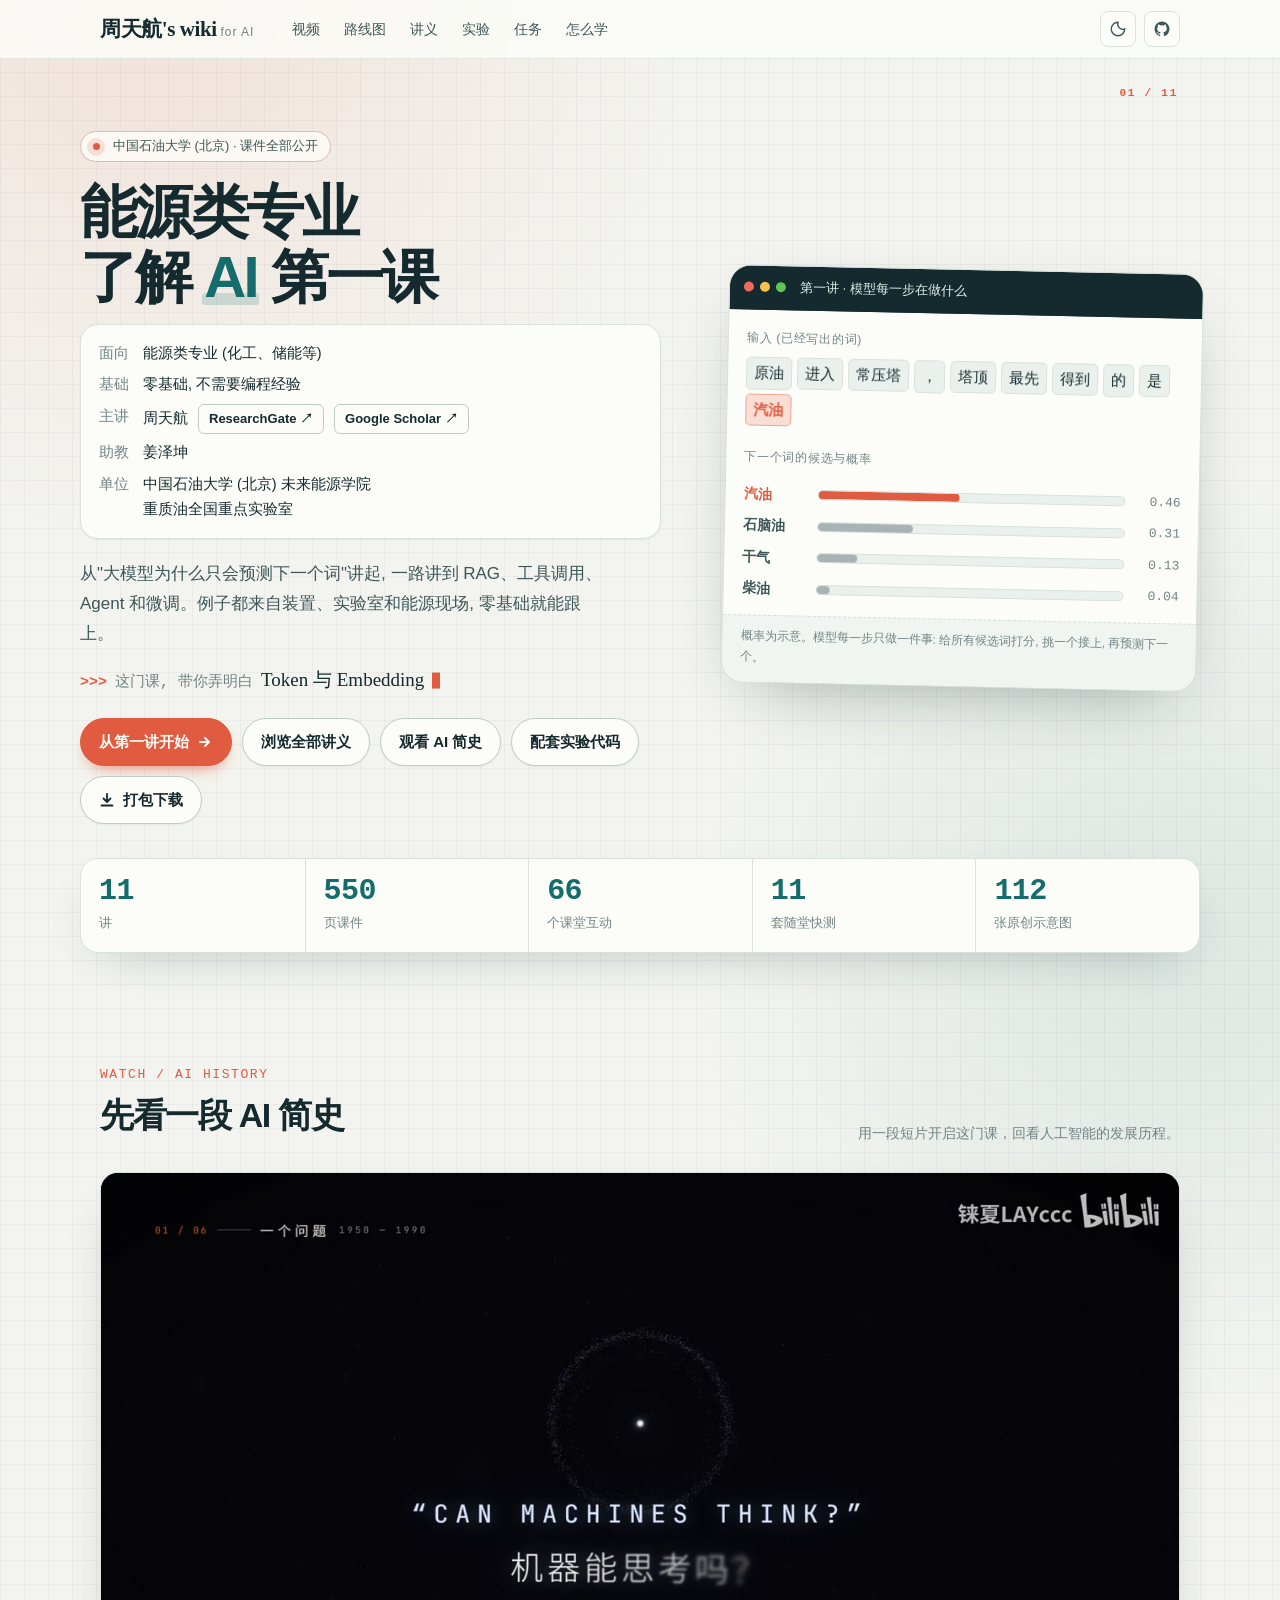
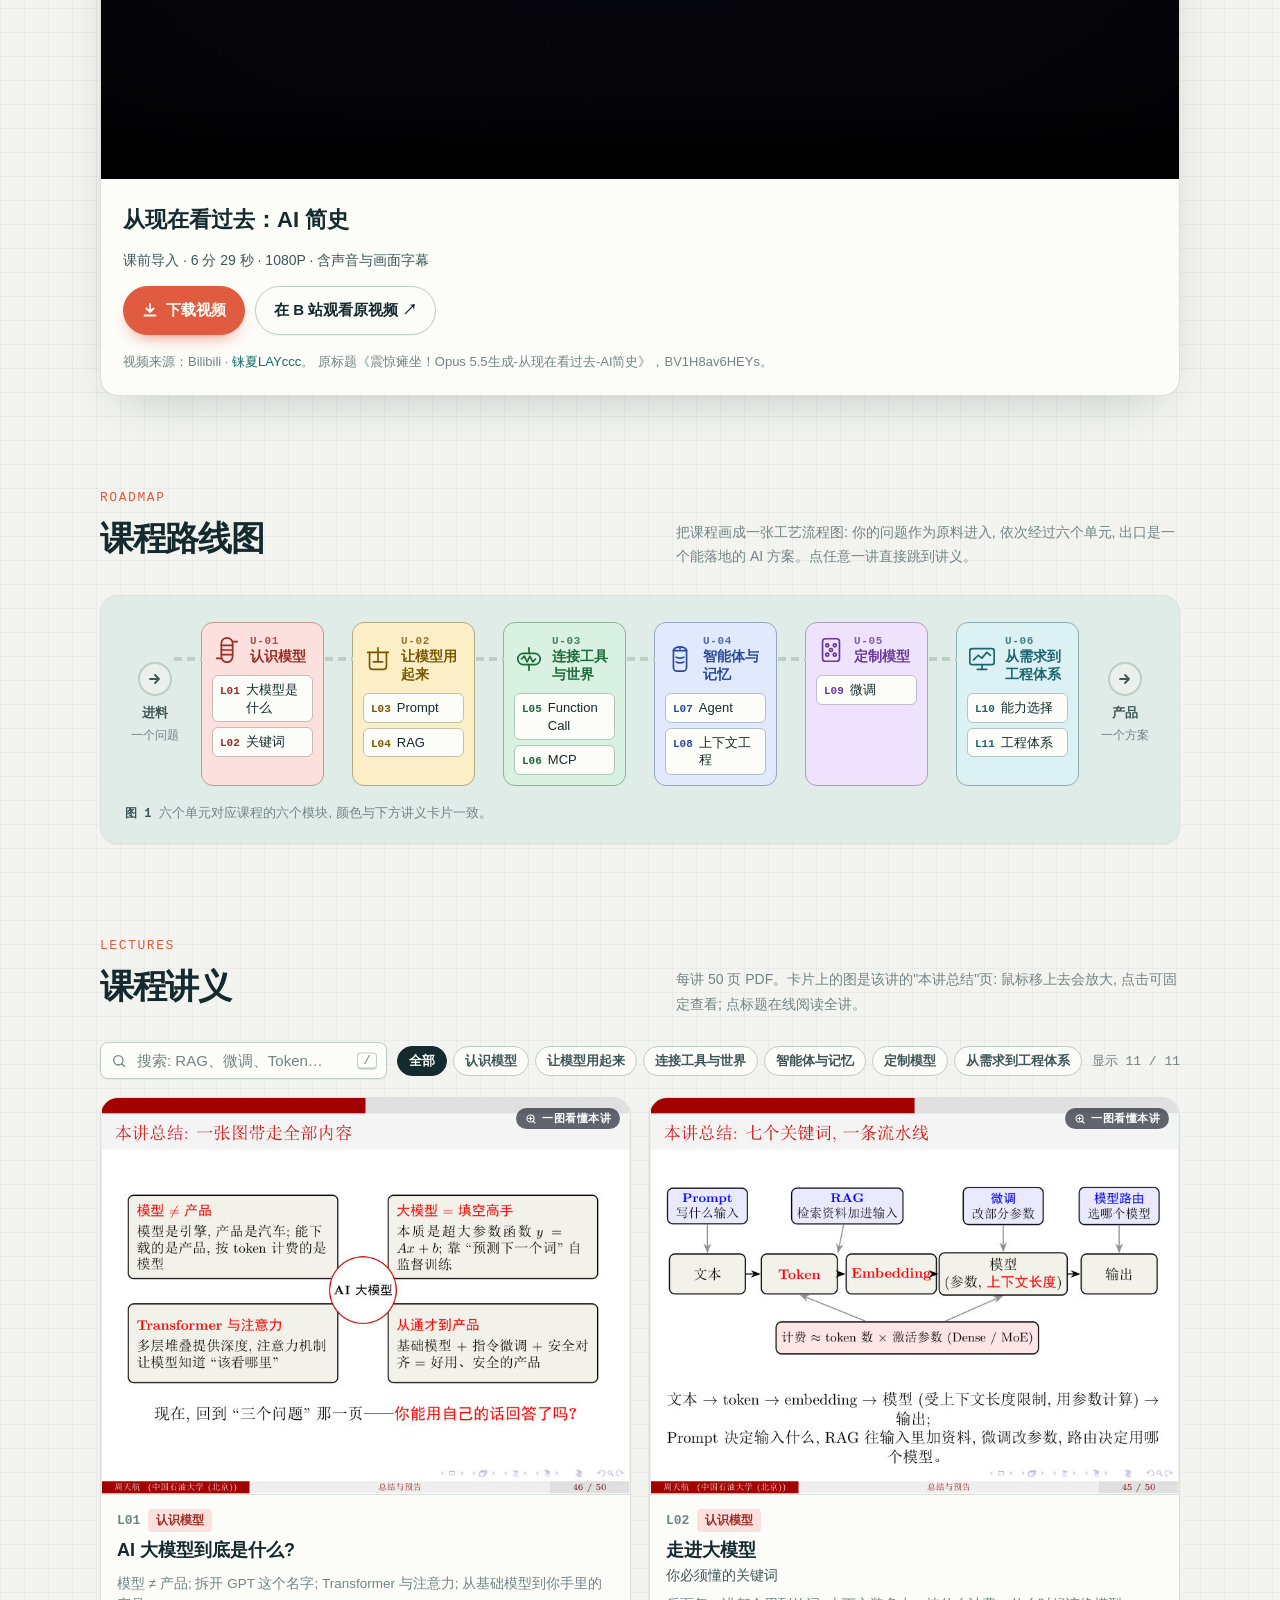
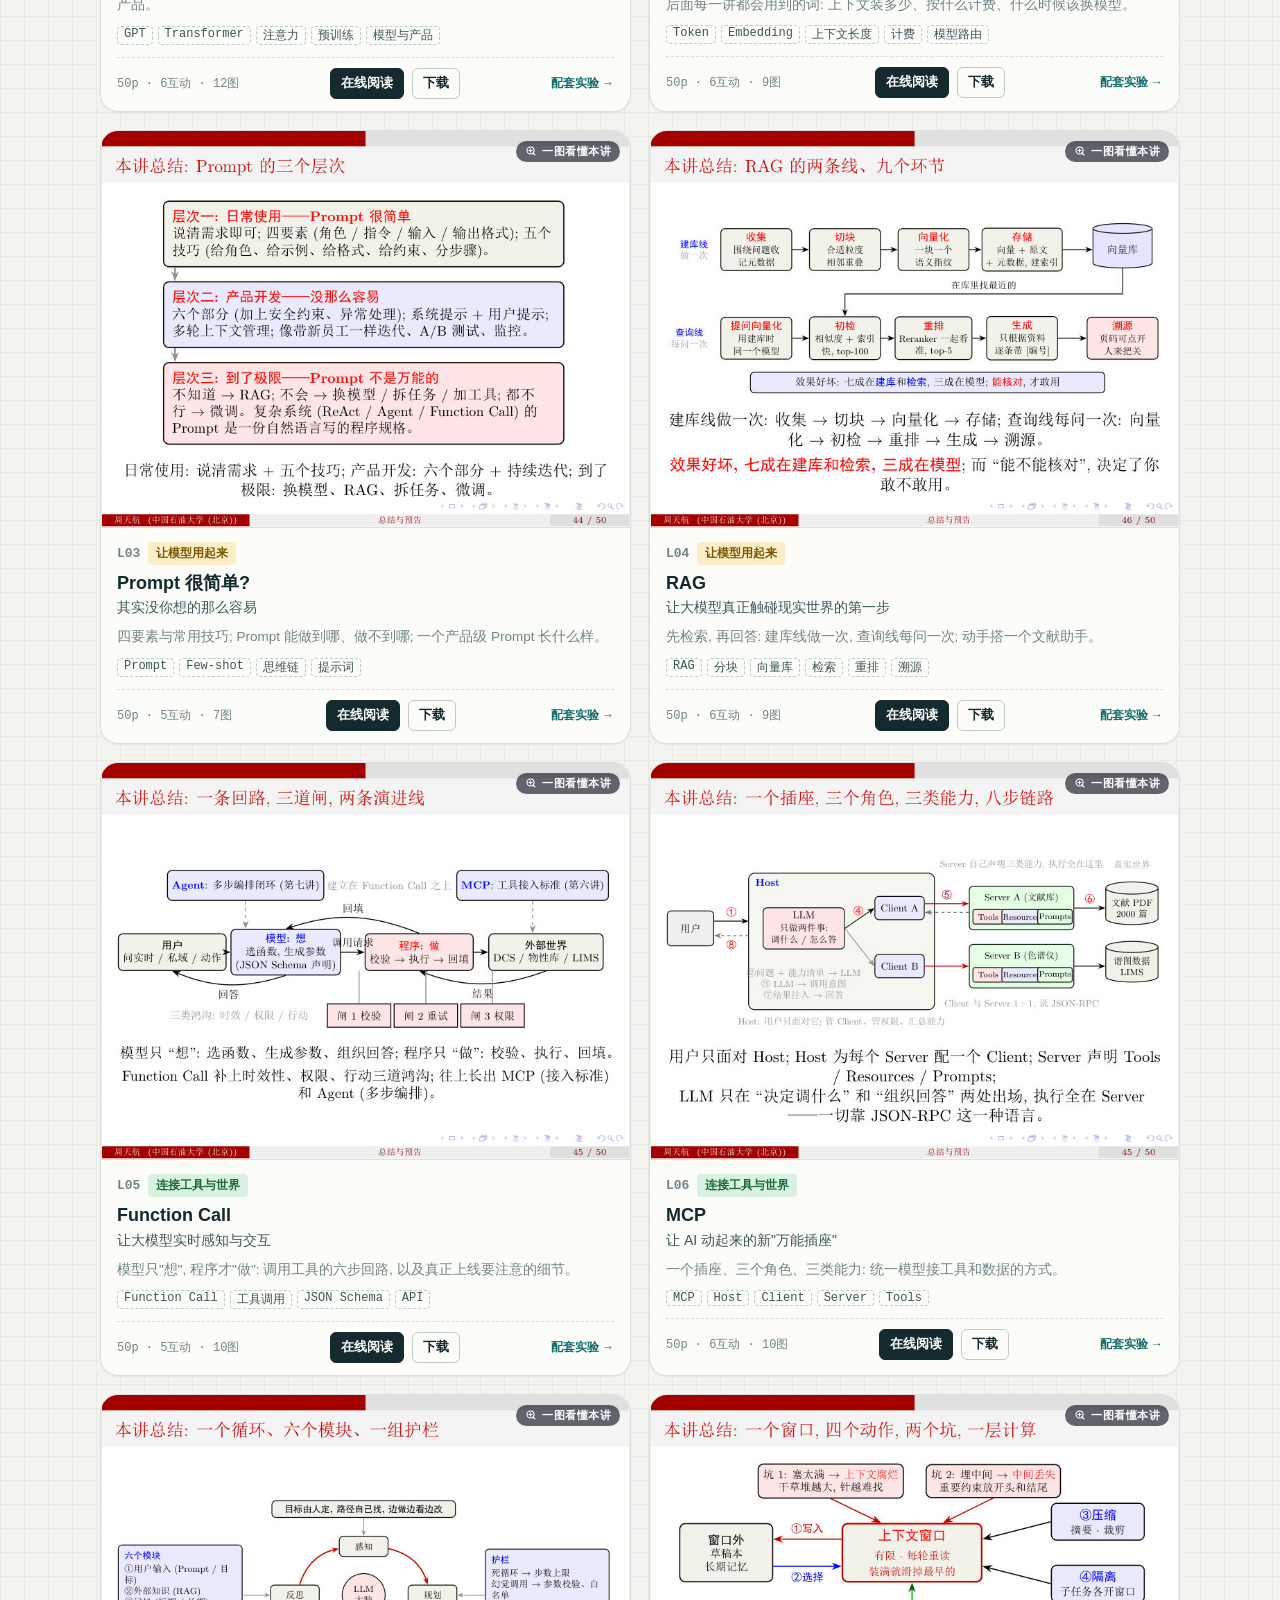
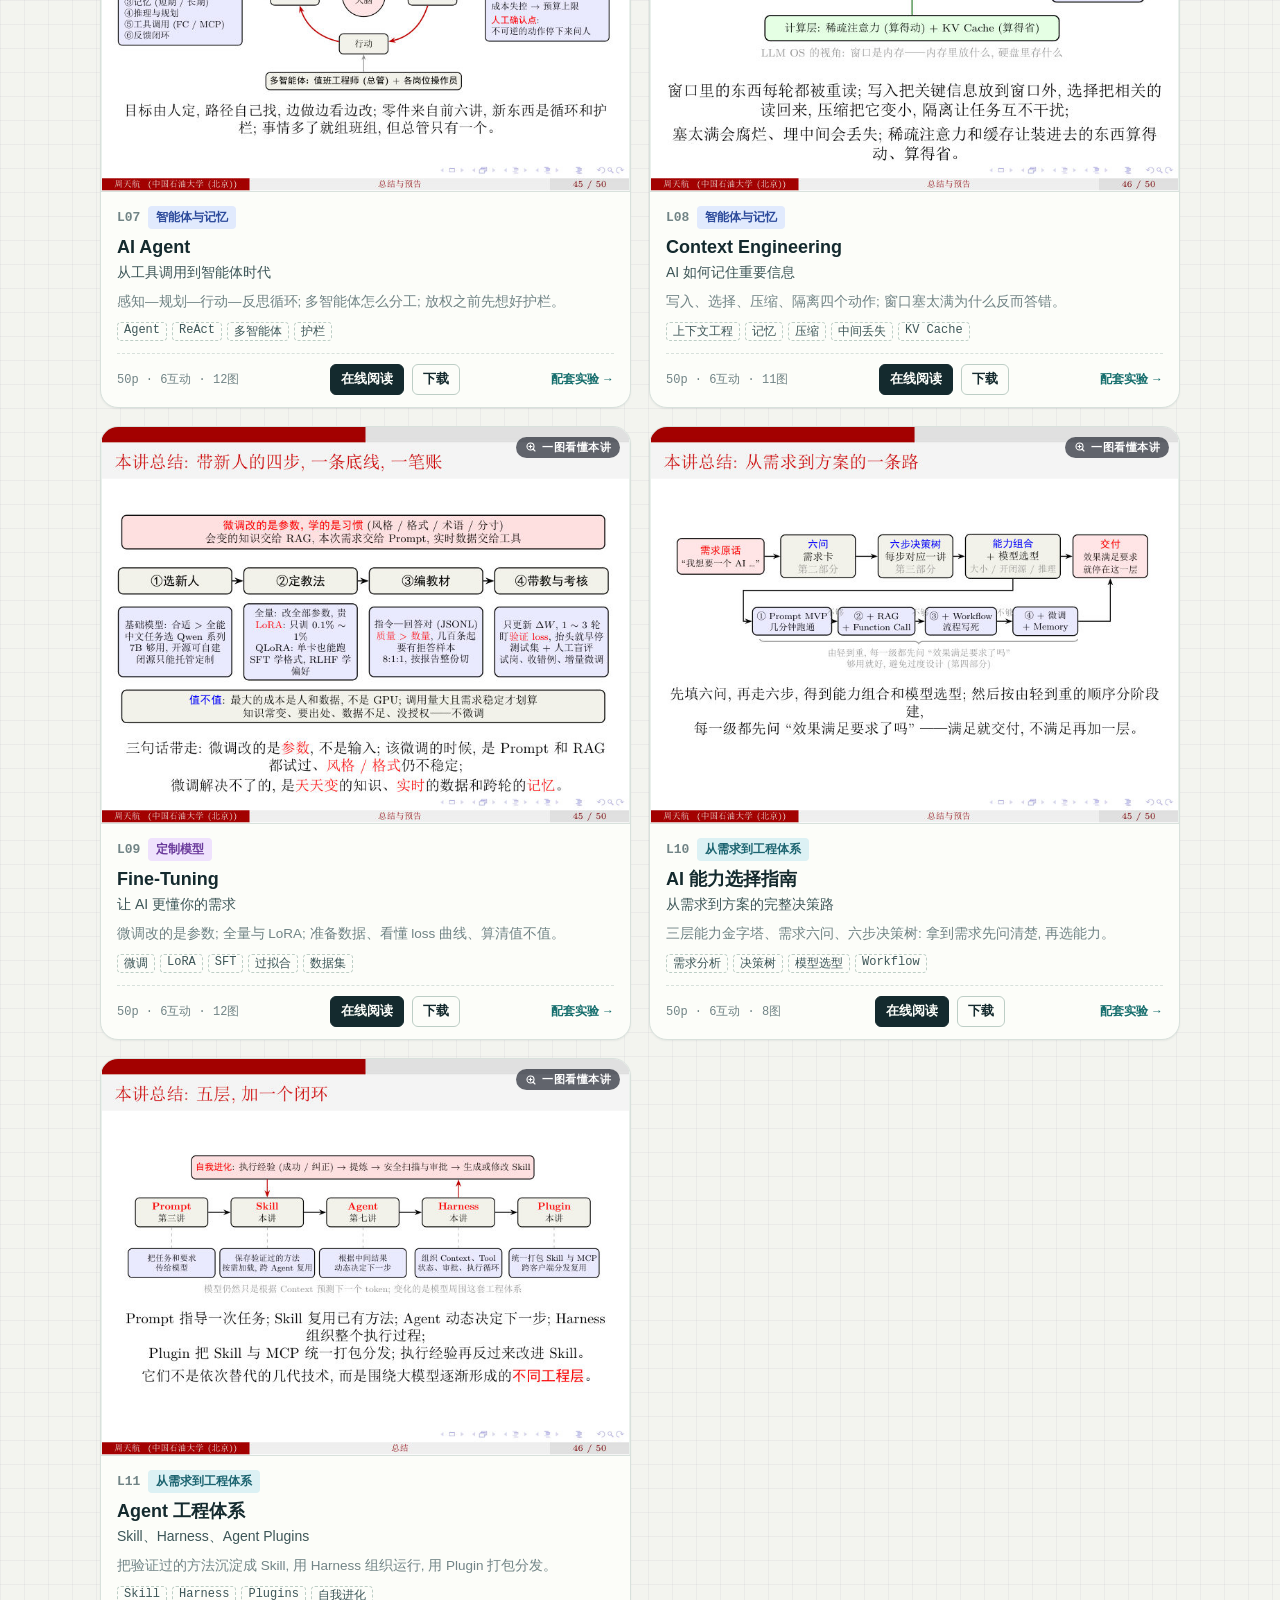
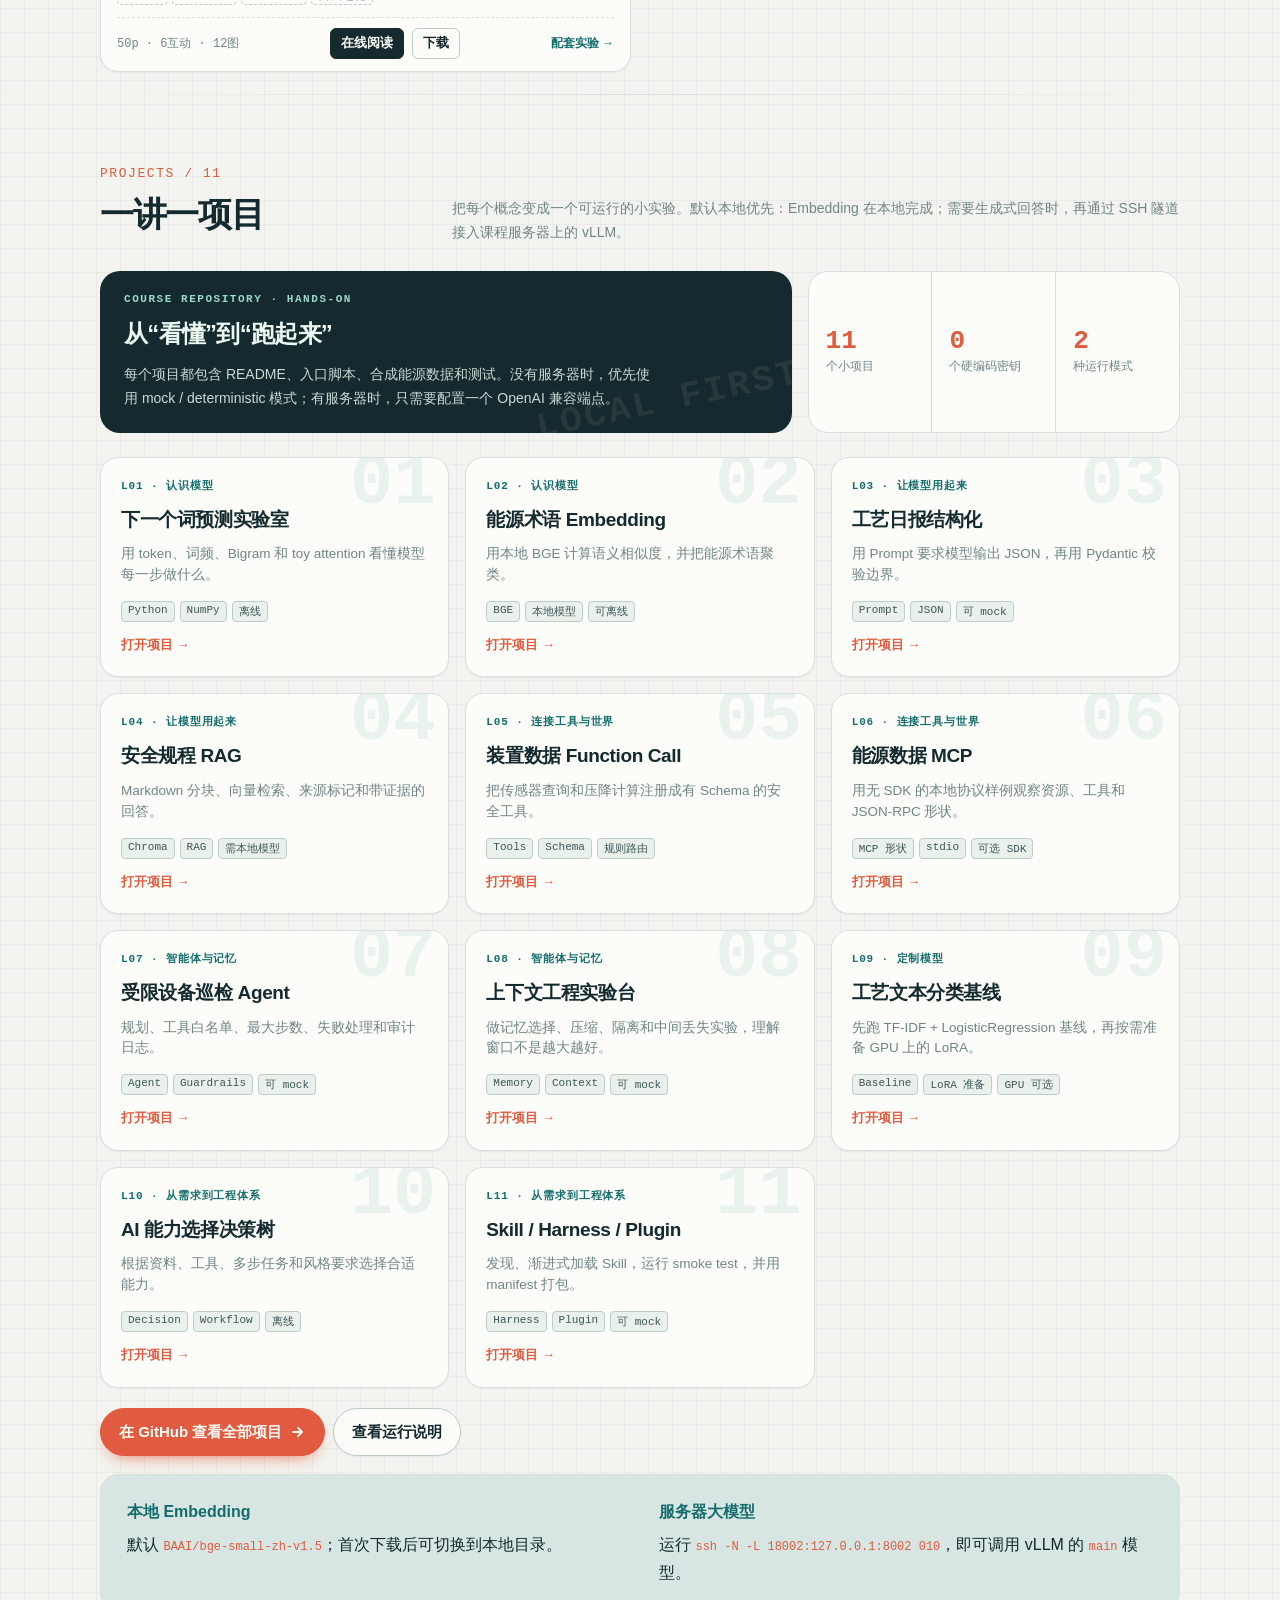
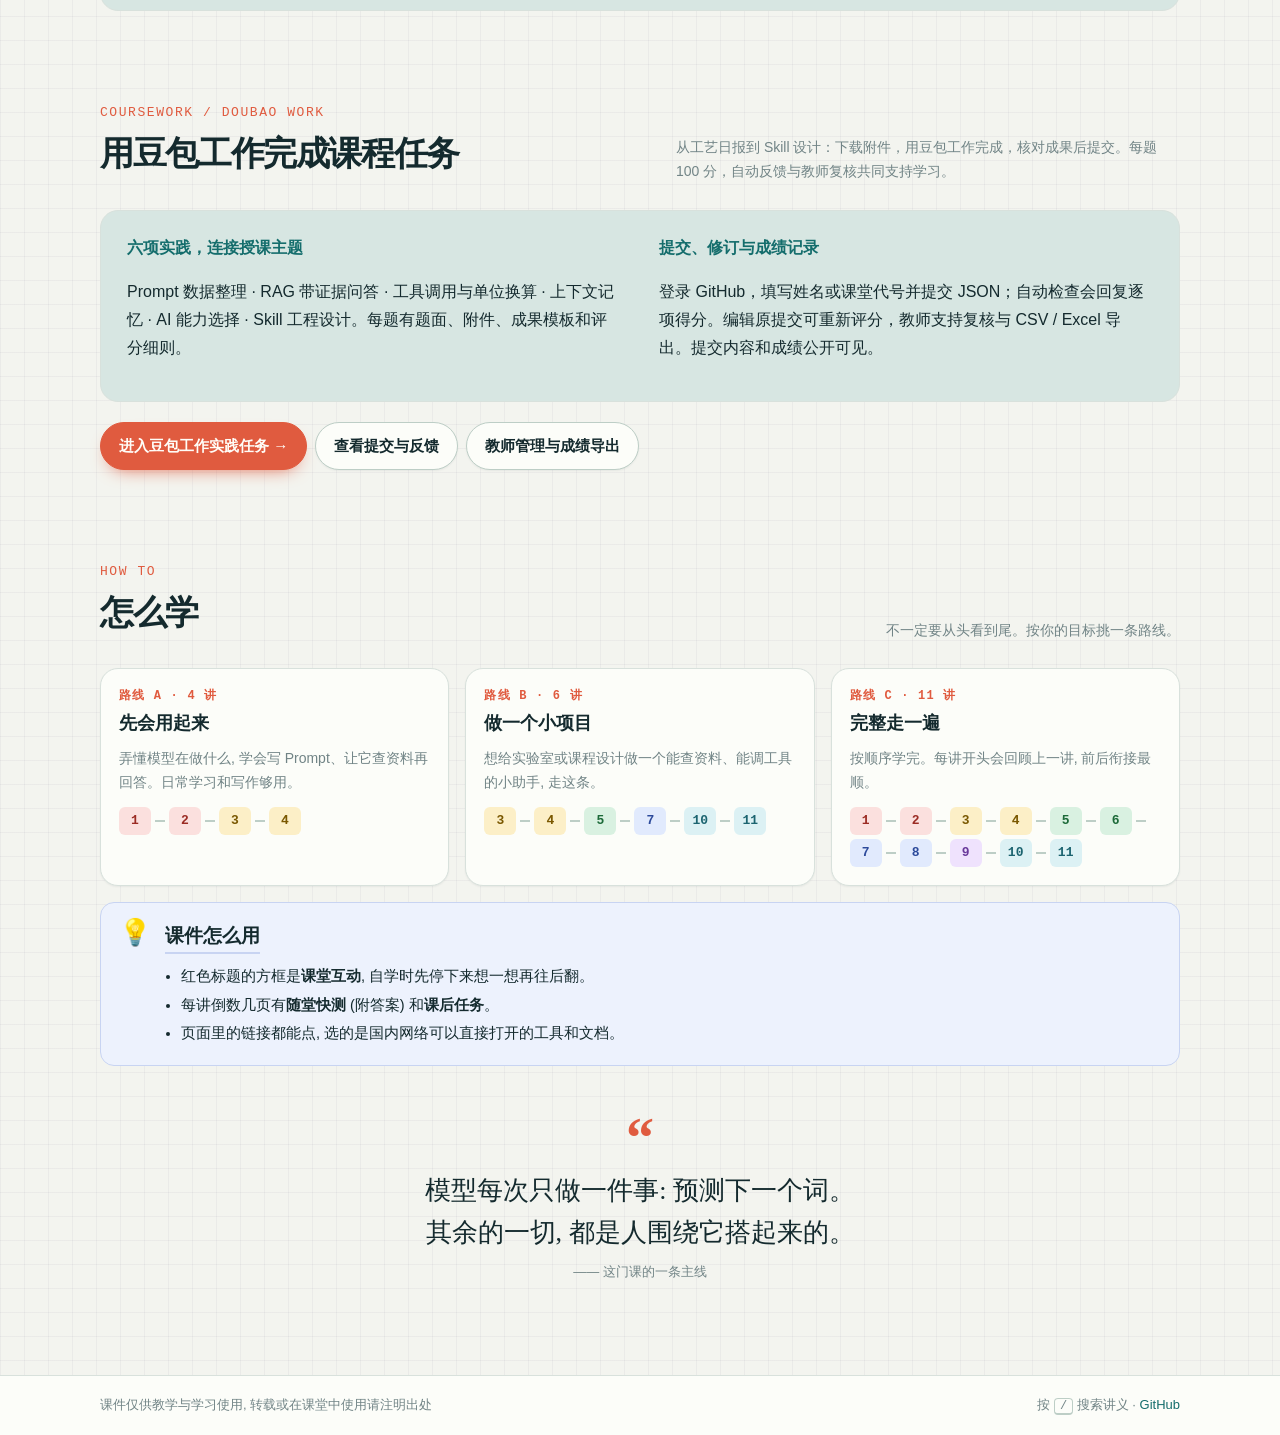
<file: index.html>
<!doctype html>
<html lang="zh-CN">
<head>
<meta charset="utf-8">
<meta name="viewport" content="width=device-width, initial-scale=1">
<title>能源类专业了解 AI 第一课</title>
<meta name="description" content="能源类专业了解 AI 第一课 · 面向化工、储能等能源类专业的 AI 大模型入门课件 (11 讲) · 中国石油大学 (北京)">
<meta name="color-scheme" content="light dark">
<link rel="icon" href="data:image/svg+xml,<svg xmlns='http://www.w3.org/2000/svg' viewBox='0 0 100 100'><text y='.9em' font-size='90'>⚡</text></svg>">
<script>
  // 在渲染前确定主题, 避免闪烁
  (function () {
    try { var t = localStorage.getItem('theme'); if (t === 'dark' || t === 'light') document.documentElement.dataset.theme = t; } catch (e) {}
  })();
</script>
<style>
  /* ================= 设计变量 ================= */
  :root {
    --bg: #f4f2ec;           /* 暖白纸色 */
    --grid: rgba(30, 40, 70, .045);
    --paper: #fffdf8;
    --paper-2: #f8f5ee;
    --ink: #1c2233;
    --ink-2: #454c5f;
    --muted: #7a8093;
    --line: #e3dfd4;
    --line-2: #d6d1c3;
    --link: #2f3a9e;
    --accent: #b3261e;       /* 石大红 */
    --accent-soft: #f6e3e1;
    --focus: #2f3a9e;
    --shadow-1: 0 1px 2px rgba(28, 34, 51, .06);
    --shadow-2: 0 1px 2px rgba(28, 34, 51, .05), 0 12px 32px -12px rgba(28, 34, 51, .18);
    --note-bg: #edf2fd; --note-line: #c8d4f2;
    --m1: #fbe0de; --m1i: #9b2c24;
    --m2: #fcefc7; --m2i: #7a5800;
    --m3: #d9f1e1; --m3i: #1d6a39;
    --m4: #e1eafd; --m4i: #2c4a9b;
    --m5: #efe2fd; --m5i: #6a3a9b;
    --m6: #dcf1f4; --m6i: #1c6470;
    --hand: "Kaiti SC", "STKaiti", "KaiTi", "楷体", "Songti SC", serif;
    --sans: -apple-system, "Segoe UI", "PingFang SC", "Hiragino Sans GB", "Microsoft YaHei", "Noto Sans CJK SC", sans-serif;
    --mono: "JetBrains Mono", "Cascadia Code", "SFMono-Regular", Consolas, "Courier New", monospace;
    --radius: 10px;
  }
  :root[data-theme="dark"] {
    --bg: #12141a; --grid: rgba(200, 210, 255, .035); --paper: #1a1d25; --paper-2: #20242e;
    --ink: #e8e9ee; --ink-2: #c3c7d3; --muted: #9096a8; --line: #2b303c; --line-2: #3a404e;
    --link: #a4acff; --accent: #ff8a7f; --accent-soft: #3a2220; --focus: #a4acff;
    --shadow-1: 0 1px 2px rgba(0,0,0,.4); --shadow-2: 0 1px 2px rgba(0,0,0,.4), 0 16px 36px -14px rgba(0,0,0,.6);
    --note-bg: #1d2740; --note-line: #33436f;
    --m1: #4a2523; --m1i: #ffb3aa; --m2: #463a1a; --m2i: #ffd66e; --m3: #1c3a28; --m3i: #8ee0a9;
    --m4: #21304f; --m4i: #a8c0ff; --m5: #35264a; --m5i: #d6b5ff; --m6: #1b3a40; --m6i: #8cd7e3;
  }
  @media (prefers-color-scheme: dark) {
    :root:not([data-theme="light"]) {
      --bg: #12141a; --grid: rgba(200, 210, 255, .035); --paper: #1a1d25; --paper-2: #20242e;
      --ink: #e8e9ee; --ink-2: #c3c7d3; --muted: #9096a8; --line: #2b303c; --line-2: #3a404e;
      --link: #a4acff; --accent: #ff8a7f; --accent-soft: #3a2220; --focus: #a4acff;
      --shadow-1: 0 1px 2px rgba(0,0,0,.4); --shadow-2: 0 1px 2px rgba(0,0,0,.4), 0 16px 36px -14px rgba(0,0,0,.6);
      --note-bg: #1d2740; --note-line: #33436f;
      --m1: #4a2523; --m1i: #ffb3aa; --m2: #463a1a; --m2i: #ffd66e; --m3: #1c3a28; --m3i: #8ee0a9;
      --m4: #21304f; --m4i: #a8c0ff; --m5: #35264a; --m5i: #d6b5ff; --m6: #1b3a40; --m6i: #8cd7e3;
    }
  }

  /* ================= 基础 ================= */
  * { box-sizing: border-box; }
  [hidden] { display: none !important; }
  html { -webkit-text-size-adjust: 100%; scroll-behavior: smooth; }
  body {
    margin: 0; color: var(--ink); font: 16px/1.75 var(--sans);
    background-color: var(--bg);
    background-image:
      linear-gradient(var(--grid) 1px, transparent 1px),
      linear-gradient(90deg, var(--grid) 1px, transparent 1px);
    background-size: 24px 24px;              /* 坐标纸 */
  }
  [id] { scroll-margin-top: 80px; }
  a { color: var(--link); text-decoration: none; }
  a:hover { text-decoration: underline; text-underline-offset: 3px; }
  :focus-visible { outline: 2px solid var(--focus); outline-offset: 2px; border-radius: 4px; }
  .container { max-width: 1120px; margin: 0 auto; padding-inline: 20px; }
  .hand { font-family: var(--hand); }
  .mono { font-family: var(--mono); }
  .sr-only { position: absolute; width: 1px; height: 1px; overflow: hidden; clip: rect(0 0 0 0); white-space: nowrap; }

  /* ================= 顶栏 ================= */
  .bar { position: sticky; top: 0; z-index: 20; border-bottom: 1px solid var(--line);
         background: color-mix(in srgb, var(--paper) 88%, transparent); backdrop-filter: saturate(1.4) blur(8px); }
  .bar-in { display: flex; align-items: center; gap: 16px; height: 58px; }
  .brand { font-family: var(--hand); font-weight: 700; font-size: 21px; color: var(--ink); white-space: nowrap; }
  .brand small { font: 400 12px var(--sans); color: var(--muted); letter-spacing: .08em; margin-left: 4px; }
  .brand:hover { text-decoration: none; }
  .bar nav { display: flex; gap: 4px; margin-left: 12px; }
  .bar nav a { color: var(--ink-2); font-size: 14px; padding: 6px 10px; border-radius: 6px; }
  .bar nav a:hover { background: var(--paper-2); text-decoration: none; }
  .bar-right { margin-left: auto; display: flex; align-items: center; gap: 8px; }
  .icon-btn { display: inline-grid; place-items: center; width: 36px; height: 36px; border-radius: 8px;
              border: 1px solid var(--line); background: var(--paper); color: var(--ink-2); cursor: pointer; }
  .icon-btn:hover { background: var(--paper-2); text-decoration: none; }
  .icon-btn svg { width: 18px; height: 18px; }
  .kbd { font: 12px var(--mono); border: 1px solid var(--line-2); border-bottom-width: 2px; border-radius: 4px;
         padding: 0 5px; color: var(--muted); background: var(--paper); }

  /* ================= 首屏 ================= */
  .hero { padding: 56px 0 28px; }
  .hero-grid { display: grid; grid-template-columns: 1.1fr .9fr; gap: 40px; align-items: center; }
  .eyebrow { display: inline-flex; align-items: center; gap: 8px; font-size: 13px; color: var(--ink-2);
             border: 1px solid var(--line); background: var(--paper); border-radius: 999px; padding: 3px 12px 3px 6px; }
  .eyebrow .dot { width: 18px; height: 18px; border-radius: 50%; background: var(--accent-soft); display: grid; place-items: center; }
  .eyebrow .dot::after { content: ""; width: 7px; height: 7px; border-radius: 50%; background: var(--accent);
                         animation: pulse 2.4s ease-in-out infinite; }
  @keyframes pulse { 50% { transform: scale(.55); opacity: .6; } }
  h1 { font-size: clamp(34px, 5.6vw, 58px); line-height: 1.12; letter-spacing: -.01em; margin: 18px 0 14px; font-weight: 800; }
  h1 .ai { position: relative; color: var(--accent); white-space: nowrap; }
  h1 .ai::after { content: ""; position: absolute; left: -2px; right: -2px; bottom: .06em; height: .22em;
                  background: var(--accent-soft); z-index: -1; border-radius: 3px; }
  .lede { font-size: 17px; color: var(--ink-2); max-width: 34em; margin: 0 0 14px; }
  .typer { font-family: var(--mono); font-size: 15px; color: var(--muted); display: flex; flex-wrap: wrap;
           align-items: baseline; gap: 8px; min-height: 1.8em; margin-bottom: 22px; }
  .typer .p { color: var(--accent); font-weight: 700; }
  .typer .t { font-family: var(--hand); font-size: 19px; color: var(--ink); }
  .caret { display: inline-block; width: .5em; height: 1.05em; transform: translateY(.17em); background: var(--accent);
           animation: blink 1s steps(1) infinite; }
  @keyframes blink { 50% { opacity: 0; } }
  .cta { display: flex; flex-wrap: wrap; gap: 10px; }
  .btn { display: inline-flex; align-items: center; gap: 8px; font-size: 15px; font-weight: 600; padding: 10px 16px;
         border-radius: 8px; border: 1px solid var(--line-2); background: var(--paper); color: var(--ink);
         box-shadow: var(--shadow-1); transition: transform .15s ease, box-shadow .15s ease; }
  .btn:hover { text-decoration: none; transform: translateY(-1px); box-shadow: var(--shadow-2); }
  .btn.primary { background: var(--ink); color: var(--paper); border-color: var(--ink); }
  .btn svg { width: 16px; height: 16px; }

  /* 首屏右侧: 下一个词预测演示 */
  .demo { background: var(--paper); border: 1px solid var(--line); border-radius: 14px; box-shadow: var(--shadow-2);
          overflow: hidden; }
  .demo-head { display: flex; align-items: center; gap: 8px; padding: 10px 14px; border-bottom: 1px solid var(--line);
               background: var(--paper-2); font-size: 13px; color: var(--muted); }
  .demo-head .lights { display: flex; gap: 6px; margin-right: 6px; }
  .demo-head .lights i { width: 10px; height: 10px; border-radius: 50%; background: var(--line-2); display: block; }
  .demo-head .lights i:first-child { background: #ec6a5e; } .demo-head .lights i:nth-child(2) { background: #f4bf4f; }
  .demo-head .lights i:nth-child(3) { background: #61c554; }
  .demo-body { padding: 18px 18px 14px; }
  .demo-label { font-size: 12px; color: var(--muted); letter-spacing: .06em; margin-bottom: 8px; }
  .tokens { display: flex; flex-wrap: wrap; gap: 5px; min-height: 76px; align-content: flex-start; }
  .tok { font-size: 15px; padding: 2px 7px; border-radius: 5px; background: var(--paper-2); border: 1px solid var(--line);
         color: var(--ink); animation: pop .25s ease both; }
  .tok.new { background: var(--accent-soft); border-color: color-mix(in srgb, var(--accent) 45%, transparent); color: var(--accent); font-weight: 700; }
  @keyframes pop { from { transform: translateY(4px); opacity: 0; } }
  .cands { margin-top: 14px; display: grid; gap: 7px; }
  .cand { display: grid; grid-template-columns: 4.6em 1fr 3.2em; align-items: center; gap: 10px; font-size: 14px; }
  .cand .w { font-weight: 600; color: var(--ink-2); }
  .cand .track { height: 10px; border-radius: 99px; background: var(--paper-2); border: 1px solid var(--line); overflow: hidden; }
  .cand .track { display: block; }
  .cand .fill { display: block; height: 100%; width: 0; border-radius: 99px; background: var(--muted); opacity: .55;
                transition: width .7s cubic-bezier(.2, .8, .2, 1); }
  .cand.best .fill { background: var(--accent); opacity: 1; }
  .cand.best .w { color: var(--accent); }
  .cand .v { font: 13px var(--mono); color: var(--muted); text-align: right; }
  .demo-foot { font-size: 12px; color: var(--muted); padding: 10px 18px 14px; border-top: 1px dashed var(--line); }

  /* ================= 数据条 ================= */
  .stats { display: grid; grid-template-columns: repeat(5, 1fr); margin: 34px 0 0; background: var(--paper);
           border: 1px solid var(--line); border-radius: var(--radius); box-shadow: var(--shadow-1); }
  .stat { padding: 16px 18px; border-left: 1px solid var(--line); }
  .stat:first-child { border-left: 0; }
  .stat b { display: block; font: 800 30px/1.1 var(--mono); letter-spacing: -.02em; }
  .stat span { font-size: 13px; color: var(--muted); }

  /* ================= 通用区块 ================= */
  section { padding: 56px 0 8px; }
  .sec-head { display: flex; align-items: end; justify-content: space-between; gap: 16px; flex-wrap: wrap; margin-bottom: 20px; }
  .sec-head h2 { margin: 0; font-size: 28px; letter-spacing: -.01em; }
  .sec-head h2 small { display: block; font: 400 13px var(--mono); color: var(--accent); letter-spacing: .12em; margin-bottom: 4px; }
  .sec-head p { margin: 0; color: var(--muted); font-size: 14px; max-width: 36em; }

  /* ================= 路线图: 工艺流程图 ================= */
  .flow { background: var(--paper); border: 1px solid var(--line); border-radius: 14px; box-shadow: var(--shadow-2);
          padding: 26px 22px 18px; position: relative; overflow: hidden; }
  .flow-row { display: grid; grid-template-columns: auto repeat(6, 1fr) auto; align-items: stretch; gap: 0; }
  .io { display: grid; place-items: center; text-align: center; font-size: 12px; color: var(--muted); padding: 0 8px; }
  .io b { display: block; font-size: 13px; color: var(--ink-2); }
  .io .nozzle { width: 34px; height: 34px; border-radius: 50%; border: 2px solid var(--line-2); display: grid; place-items: center;
                margin: 0 auto 6px; background: var(--paper-2); }
  .io .nozzle svg { width: 16px; height: 16px; color: var(--ink-2); }
  .unit { position: relative; display: flex; flex-direction: column; margin: 0 14px; padding: 12px 10px 10px;
          border-radius: 12px; border: 1.5px solid color-mix(in srgb, var(--mi) 40%, var(--line)); background: var(--mc); }
  .unit::before { /* 管线 */ content: ""; position: absolute; top: 34px; right: 100%; width: 28px; height: 4px;
                  background: repeating-linear-gradient(90deg, var(--line-2) 0 8px, transparent 8px 13px);
                  background-size: 13px 4px; animation: flow 1.1s linear infinite; }
  .flow-row > .unit:last-of-type::after { content: ""; position: absolute; top: 34px; left: 100%; width: 28px; height: 4px;
                  background: repeating-linear-gradient(90deg, var(--line-2) 0 8px, transparent 8px 13px);
                  background-size: 13px 4px; animation: flow 1.1s linear infinite; }
  @keyframes flow { to { background-position: 13px 0; } }
  .unit-top { display: flex; align-items: center; gap: 8px; color: var(--mi); }
  .unit-top svg { width: 30px; height: 30px; flex: none; }
  .unit-top .tag-id { font: 700 11px var(--mono); letter-spacing: .06em; opacity: .8; }
  .unit-top .nm { font-weight: 700; font-size: 14px; line-height: 1.3; }
  .unit ol { list-style: none; margin: 10px 0 0; padding: 0; display: grid; gap: 5px; }
  .unit ol a { display: flex; gap: 6px; align-items: baseline; font-size: 13px; line-height: 1.35; color: var(--ink);
               background: var(--paper); border: 1px solid color-mix(in srgb, var(--mi) 22%, var(--line)); border-radius: 6px; padding: 5px 7px; }
  .unit ol a:hover { text-decoration: none; border-color: var(--mi); }
  .unit ol a .n { font: 700 11px var(--mono); color: var(--mi); }
  .flow-caption { margin: 16px 2px 0; font-size: 13px; color: var(--muted); display: flex; gap: 8px; align-items: baseline; }
  .flow-caption::before { content: "图 1"; font: 700 12px var(--mono); color: var(--ink-2); }

  .mod1 { --mc: var(--m1); --mi: var(--m1i); } .mod2 { --mc: var(--m2); --mi: var(--m2i); }
  .mod3 { --mc: var(--m3); --mi: var(--m3i); } .mod4 { --mc: var(--m4); --mi: var(--m4i); }
  .mod5 { --mc: var(--m5); --mi: var(--m5i); } .mod6 { --mc: var(--m6); --mi: var(--m6i); }

  /* ================= 讲义 ================= */
  .toolbar { display: flex; flex-wrap: wrap; gap: 10px; align-items: center; margin-bottom: 18px; }
  .search { position: relative; flex: 1 1 260px; max-width: 380px; }
  .search input { width: 100%; font: 15px var(--sans); color: var(--ink); background: var(--paper); border: 1px solid var(--line-2);
                  border-radius: 8px; padding: 9px 44px 9px 36px; box-shadow: var(--shadow-1); }
  .search input::placeholder { color: var(--muted); }
  .search svg { position: absolute; left: 11px; top: 50%; transform: translateY(-50%); width: 16px; height: 16px; color: var(--muted); }
  .search .kbd { position: absolute; right: 10px; top: 50%; transform: translateY(-50%); }
  .chips { display: flex; flex-wrap: wrap; gap: 6px; }
  .chip { font: 600 13px var(--sans); padding: 5px 11px; border-radius: 999px; cursor: pointer; border: 1px solid var(--line-2);
          background: var(--paper); color: var(--ink-2); }
  .chip[aria-pressed="true"] { background: var(--ink); color: var(--paper); border-color: var(--ink); }
  .chip.mod1[aria-pressed="true"], .chip.mod2[aria-pressed="true"], .chip.mod3[aria-pressed="true"],
  .chip.mod4[aria-pressed="true"], .chip.mod5[aria-pressed="true"], .chip.mod6[aria-pressed="true"] {
    background: var(--mc); color: var(--mi); border-color: var(--mi); }
  .count { margin-left: auto; font: 13px var(--mono); color: var(--muted); }

  .cards { display: grid; grid-template-columns: repeat(2, 1fr); gap: 18px; }
  .card { display: flex; flex-direction: column; background: var(--paper); border: 1px solid var(--line);
          border-radius: var(--radius); box-shadow: var(--shadow-1); overflow: hidden; transition: box-shadow .2s ease, transform .2s ease; }
  .card:hover { box-shadow: var(--shadow-2); transform: translateY(-2px); }
  .card:target { outline: 2px solid var(--accent); outline-offset: 2px; }
  /* 整张总结图完整显示, 不裁切 */
  .thumb { position: relative; display: block; width: 100%; border: 0; padding: 0; margin: 0; cursor: zoom-in;
           background: #fff; border-bottom: 1px solid var(--line); aspect-ratio: 760 / 571; overflow: hidden; }
  .thumb img { display: block; width: 100%; height: 100%; object-fit: contain; }
  .thumb .ov { position: absolute; right: 10px; top: 10px; display: inline-flex; align-items: center; gap: 5px;
               font: 600 11px var(--sans); color: #fff; background: rgba(20, 24, 36, .72);
               padding: 3px 9px; border-radius: 99px; letter-spacing: .04em; opacity: .9; transition: opacity .2s ease; }
  .thumb .ov svg { width: 12px; height: 12px; }
  .thumb:hover .ov { opacity: 1; }

  /* 悬停放大预览 (仅鼠标设备) */
  .peek { position: fixed; z-index: 40; width: min(900px, 60vw); pointer-events: none; opacity: 0; transform: scale(.97);
          transition: opacity .16s ease, transform .16s ease; background: #fff; border-radius: 10px; overflow: hidden;
          box-shadow: 0 24px 60px rgba(10, 14, 24, .35), 0 0 0 1px rgba(10, 14, 24, .08); }
  .peek.on { opacity: 1; transform: none; }
  .peek img { display: block; width: 100%; height: auto; aspect-ratio: 1400 / 1051; background: #fff; }
  .peek-cap { font: 600 13px var(--sans); color: #1c2233; background: #f8f5ee; padding: 7px 12px; border-top: 1px solid #e3dfd4; }
  .card-body { padding: 14px 16px 12px; display: flex; flex-direction: column; min-width: 0; }
  .card-top { display: flex; align-items: center; gap: 8px; }
  .num { font: 800 13px var(--mono); color: var(--muted); }
  .tag { font-size: 12px; font-weight: 700; padding: 1px 8px; border-radius: 4px; background: var(--mc); color: var(--mi); }
  .card h3 { margin: 6px 0 2px; font-size: 18px; line-height: 1.35; }
  .card h3 a { color: var(--ink); }
  .card .sub { font-size: 14px; color: var(--ink-2); line-height: 1.5; }
  .card .hook { font-size: 13.5px; color: var(--muted); line-height: 1.6; margin: 8px 0 10px; }
  .kw { display: flex; flex-wrap: wrap; gap: 5px; margin-bottom: 12px; }
  .kw span { font: 12px var(--mono); padding: 0 6px; border-radius: 4px; border: 1px dashed var(--line-2); color: var(--ink-2); }
  .card-foot { margin-top: auto; display: flex; align-items: center; gap: 8px; flex-wrap: wrap; border-top: 1px dashed var(--line); padding-top: 10px; }
  .meta { font: 12px var(--mono); color: var(--muted); margin-right: auto; }
  .mini { font-size: 13px; font-weight: 600; padding: 3px 10px; border-radius: 6px; border: 1px solid var(--line-2); color: var(--ink); background: var(--paper); }
  .mini:hover { text-decoration: none; background: var(--paper-2); }
  .mini.dark { background: var(--ink); color: var(--paper); border-color: var(--ink); }
  .empty { display: none; text-align: center; color: var(--muted); padding: 30px; border: 1px dashed var(--line-2); border-radius: var(--radius); }
  mark { background: color-mix(in srgb, #ffd54a 55%, transparent); color: inherit; border-radius: 2px; padding: 0 1px; }

  /* ================= 配套实验 ================= */
  .project-intro { max-width: 760px; color: var(--muted); line-height: 1.7; }
  .project-grid { display: grid; grid-template-columns: repeat(3, 1fr); gap: 14px; margin-top: 22px; }
  .project-card { display: flex; flex-direction: column; min-height: 178px; padding: 16px; background: var(--paper); border: 1px solid var(--line); border-radius: var(--radius); box-shadow: var(--shadow-1); }
  .project-card:hover { border-color: var(--accent); transform: translateY(-2px); transition: transform .18s ease, border-color .18s ease; }
  .project-card .project-no { font: 700 12px var(--mono); color: var(--accent); letter-spacing: .08em; }
  .project-card h3 { margin: 7px 0 5px; font-size: 17px; }
  .project-card p { margin: 0; color: var(--muted); font-size: 13.5px; line-height: 1.55; }
  .project-card .project-tags { display: flex; flex-wrap: wrap; gap: 5px; margin-top: auto; padding-top: 12px; }
  .project-tags span { font: 11px var(--mono); padding: 2px 6px; color: var(--ink-2); border: 1px dashed var(--line-2); border-radius: 4px; }
  .project-actions { display: flex; gap: 8px; flex-wrap: wrap; margin-top: 24px; }
  .project-setup { display: grid; grid-template-columns: 1fr 1fr; gap: 14px; margin-top: 18px; }
  .project-setup .setup-box { padding: 15px 17px; background: var(--paper-2); border: 1px solid var(--line); border-radius: var(--radius); }
  .project-setup b { display: block; margin-bottom: 5px; }
  .project-setup code { font: 12px var(--mono); word-break: break-word; }
  @media (max-width: 900px) { .project-grid { grid-template-columns: repeat(2, 1fr); } .project-setup { grid-template-columns: 1fr; } }
  @media (max-width: 560px) { .project-grid { grid-template-columns: 1fr; } }

  /* ================= 怎么学 ================= */
  .paths { display: grid; grid-template-columns: repeat(3, 1fr); gap: 16px; }
  .path { background: var(--paper); border: 1px solid var(--line); border-radius: var(--radius); padding: 18px; box-shadow: var(--shadow-1); position: relative; }
  .path .lvl { font: 700 12px var(--mono); color: var(--accent); letter-spacing: .1em; }
  .path h3 { margin: 4px 0 6px; font-size: 18px; }
  .path p { margin: 0 0 12px; font-size: 14px; color: var(--muted); }
  .route { display: flex; flex-wrap: wrap; align-items: center; gap: 4px; }
  .route a { font: 700 13px var(--mono); min-width: 32px; height: 28px; display: inline-grid; place-items: center; border-radius: 6px;
             background: var(--mc); color: var(--mi); }
  .route a:hover { text-decoration: none; outline: 1.5px solid var(--mi); }
  .route i { width: 10px; height: 2px; background: var(--line-2); display: inline-block; }

  .notebox { display: grid; grid-template-columns: 1fr; gap: 16px; margin-top: 16px; }
  .note { display: flex; gap: 14px; background: var(--note-bg); border: 1px solid var(--note-line); border-radius: var(--radius); padding: 16px 18px; }
  .note .ico { font-size: 26px; line-height: 1; }
  .note b { font-family: var(--hand); font-size: 19px; display: inline-block; border-bottom: 2px solid var(--note-line); margin-bottom: 6px; }
  .note ul { margin: 4px 0 0; padding-left: 1.1em; font-size: 14.5px; }
  .note li { margin: 3px 0; }
  .info { background: var(--paper); border: 1px solid var(--line); border-radius: var(--radius); padding: 16px 18px; font-size: 14.5px; }
  .info dl { margin: 0; display: grid; grid-template-columns: auto minmax(0, 1fr); gap: 6px 14px; }
  .info dt { color: var(--muted); }
  .info dd { margin: 0; }
  .info .instructor { display: flex; flex-wrap: wrap; align-items: center; gap: 6px 10px; }
  .instructor a { white-space: nowrap; }
  .hero .info { margin: 0 0 20px; }

  blockquote { margin: 56px auto 0; max-width: 760px; text-align: center; font-family: var(--hand); font-size: clamp(20px, 2.6vw, 26px);
               line-height: 1.6; color: var(--ink); }
  blockquote::before { content: "“"; display: block; font: 700 56px/0.6 Georgia, serif; color: var(--accent); margin-bottom: 14px; }
  blockquote cite { display: block; margin-top: 10px; font: normal 13px var(--sans); color: var(--muted); }

  footer { margin-top: 56px; border-top: 1px solid var(--line); background: var(--paper); }
  .foot { display: flex; flex-wrap: wrap; gap: 8px 20px; align-items: center; justify-content: space-between; padding-block: 18px;
          font-size: 13px; color: var(--muted); }

  /* ================= 大图 ================= */
  dialog { border: 0; padding: 0; border-radius: 12px; max-width: min(1000px, 94vw); width: 100%; background: var(--paper); color: var(--ink);
           box-shadow: 0 30px 80px rgba(0,0,0,.4); }
  dialog::backdrop { background: rgba(12, 14, 20, .62); backdrop-filter: blur(3px); }
  dialog img { display: block; width: 100%; height: auto; }
  .dlg-bar { display: flex; align-items: center; gap: 10px; padding: 10px 14px; border-top: 1px solid var(--line); font-size: 14px; }
  .dlg-bar .grow { flex: 1; min-width: 0; }

  /* ================= 响应式 ================= */
  @media (max-width: 1000px) {
    .flow-row { grid-template-columns: repeat(3, 1fr); row-gap: 18px; }
    .io { display: none; }
    .unit::before, .flow-row > .unit:last-of-type::after { display: none; }
    .unit { margin: 0 7px; }
  }
  @media (max-width: 900px) {
    .hero-grid { grid-template-columns: 1fr; }
    .cards { grid-template-columns: 1fr; }
    .stats { grid-template-columns: repeat(3, 1fr); }
    .stat:nth-child(4) { border-left: 0; }
    .stat:nth-child(n+4) { border-top: 1px solid var(--line); }
    .paths, .notebox { grid-template-columns: 1fr; }
    .bar nav { display: none; }
  }
  @media (max-width: 560px) {
    .hero { padding-top: 34px; }
    .flow-row { grid-template-columns: 1fr 1fr; }
    .flow { padding: 16px 10px 14px; }
    .stats { grid-template-columns: repeat(2, 1fr); }
    .stat:nth-child(n) { border-left: 0; border-top: 1px solid var(--line); }
    .stat:nth-child(2n) { border-left: 1px solid var(--line); }
    .stat:nth-child(-n+2) { border-top: 0; }
    .stat:last-child { grid-column: 1 / -1; border-left: 0; }
    .count { margin-left: 0; }
    .search .kbd { display: none; }
  }
  @media (prefers-reduced-motion: reduce) {
    *, *::before, *::after { animation: none !important; transition: none !important; }
    html { scroll-behavior: auto; }
  }

  /* ================= 2026 editorial refinement ================= */
  :root {
    --ink: #142a2e;
    --ink-2: #3d5658;
    --muted: #718486;
    --bg: #f3f4ef;
    --paper: #fcfdf9;
    --paper-2: #eaf0ec;
    --line: #d8e1dc;
    --line-2: #bdcec6;
    --accent: #e05b3f;
    --accent-soft: #f9ded5;
    --link: #146d6c;
    --focus: #e05b3f;
    --shadow-1: 0 1px 2px rgba(20, 42, 46, .06);
    --shadow-2: 0 18px 50px -24px rgba(20, 42, 46, .30);
    --radius: 14px;
  }
  :root[data-theme="dark"] {
    --ink: #ecf5f0; --ink-2: #c1d1cb; --muted: #8da39d; --bg: #111b1b; --paper: #172525; --paper-2: #203333;
    --line: #2e4845; --line-2: #41635e; --accent: #ff9075; --accent-soft: #422b27; --link: #8ed4c6; --focus: #ffb09d;
    --shadow-1: 0 1px 2px rgba(0,0,0,.3); --shadow-2: 0 18px 50px -24px rgba(0,0,0,.75);
  }
  body {
    background-color: var(--bg);
    background-image: radial-gradient(circle at 12% 0%, color-mix(in srgb, var(--accent) 12%, transparent), transparent 34rem),
      radial-gradient(circle at 91% 10%, color-mix(in srgb, var(--link) 10%, transparent), transparent 30rem),
      linear-gradient(var(--grid) 1px, transparent 1px), linear-gradient(90deg, var(--grid) 1px, transparent 1px);
    background-size: auto, auto, 24px 24px, 24px 24px;
  }
  .bar { background: color-mix(in srgb, var(--paper) 82%, transparent); border-bottom-color: color-mix(in srgb, var(--line) 74%, transparent); }
  .brand { letter-spacing: -.02em; }
  .hero { padding-top: 72px; position: relative; }
  .hero::before { content: "01 / 11"; position: absolute; right: 22px; top: 28px; font: 700 11px var(--mono); color: var(--accent); letter-spacing: .16em; }
  .hero-grid { gap: clamp(28px, 5vw, 76px); }
  .eyebrow { border-color: color-mix(in srgb, var(--accent) 28%, var(--line)); background: color-mix(in srgb, var(--paper) 84%, var(--accent-soft)); }
  .hero h1 { max-width: 8em; letter-spacing: -.045em; }
  .hero h1 .ai { color: var(--link); }
  .hero h1 .ai::after { background: color-mix(in srgb, var(--link) 17%, transparent); }
  .lede { max-width: 31em; color: var(--ink-2); }
  .btn { border-radius: 999px; padding-inline: 18px; }
  .btn.primary { background: var(--accent); border-color: var(--accent); color: #fffdf8; box-shadow: 0 8px 18px -10px var(--accent); }
  .demo { border-radius: 22px; box-shadow: 0 24px 70px -30px rgba(20,42,46,.42); transform: rotate(1.2deg); }
  .demo:hover { transform: rotate(0deg) translateY(-3px); transition: transform .3s ease; }
  .demo-head { background: var(--ink); color: #dff0ea; border-bottom-color: var(--ink); }
  .demo-foot { background: color-mix(in srgb, var(--paper-2) 65%, var(--paper)); }
  .stats { border-radius: 18px; overflow: hidden; box-shadow: var(--shadow-2); }
  .stat b { color: var(--link); }
  section { padding-top: 86px; }
  .sec-head { margin-bottom: 26px; }
  .sec-head h2 { font-size: clamp(26px, 3vw, 34px); letter-spacing: -.04em; }
  .sec-head h2 small { color: var(--accent); }
  .flow, .card, .path, .info { border-radius: 18px; box-shadow: var(--shadow-1); }
  .flow { background: color-mix(in srgb, var(--paper) 88%, var(--link)); }
  .card { overflow: hidden; }
  .card:hover { box-shadow: var(--shadow-2); transform: translateY(-4px); transition: transform .2s ease, box-shadow .2s ease; }
  .card .thumb { background: var(--paper-2); }
  .card-foot { flex-wrap: wrap; }
  .card-project { margin-left: auto; color: var(--link); font-size: 12px; font-weight: 700; }
  .card-project:hover { color: var(--accent); }
  #projects { position: relative; }
  #projects::before { content: ""; position: absolute; inset: 14px 0 auto; height: 1px; background: linear-gradient(90deg, transparent, var(--line), transparent); }
  .project-intro { max-width: 52em !important; }
  .project-hero { display: grid; grid-template-columns: 1.3fr .7fr; gap: 16px; margin: 10px 0 24px; }
  .project-manifest { padding: 22px 24px; background: var(--ink); color: #edf7f1; border-radius: 20px; position: relative; overflow: hidden; }
  .project-manifest::after { content: "LOCAL FIRST"; position: absolute; right: -12px; bottom: 12px; transform: rotate(-12deg); font: 700 36px var(--mono); color: rgba(255,255,255,.08); letter-spacing: .08em; }
  .project-manifest .manifest-kicker { color: #9dd8c8; font: 700 11px var(--mono); letter-spacing: .14em; }
  .project-manifest h3 { margin: 8px 0 7px; font-size: 24px; letter-spacing: -.03em; }
  .project-manifest p { margin: 0; max-width: 38em; color: #c7dbd4; font-size: 14px; }
  .project-stats { display: grid; grid-template-columns: repeat(3, 1fr); gap: 1px; background: var(--line); border: 1px solid var(--line); border-radius: 20px; overflow: hidden; }
  .project-stat { display: flex; flex-direction: column; justify-content: center; padding: 17px; background: var(--paper); }
  .project-stat b { font: 800 26px var(--mono); color: var(--accent); }
  .project-stat span { color: var(--muted); font-size: 12px; }
  .project-grid { grid-template-columns: repeat(3, 1fr); gap: 16px; margin-top: 0; }
  .project-card { min-height: 218px; padding: 20px; border-radius: 18px; position: relative; overflow: hidden; transition: transform .2s ease, box-shadow .2s ease, border-color .2s ease; }
  .project-card::after { content: attr(data-index); position: absolute; top: -10px; right: 12px; font: 800 72px/1 var(--mono); color: color-mix(in srgb, var(--link) 8%, transparent); pointer-events: none; }
  .project-card:hover { border-color: color-mix(in srgb, var(--accent) 58%, var(--line)); transform: translateY(-5px); box-shadow: var(--shadow-2); }
  .project-card .project-no { position: relative; z-index: 1; color: var(--link); font-size: 11px; }
  .project-card h3 { position: relative; z-index: 1; margin: 10px 0 8px; font-size: 19px; letter-spacing: -.02em; }
  .project-card p { position: relative; z-index: 1; max-width: 30em; }
  .project-card .project-tags { position: relative; z-index: 1; padding-top: 15px; }
  .project-tags span { border-style: solid; background: var(--paper-2); }
  .project-card .project-open { position: relative; z-index: 1; display: inline-flex; align-items: center; gap: 4px; margin-top: 12px; font-size: 13px; font-weight: 700; color: var(--accent); }
  .project-card .project-open:hover { text-decoration: none; gap: 8px; }
  .project-actions { margin-top: 20px; }
  .project-setup { background: color-mix(in srgb, var(--paper) 84%, var(--link)); border: 1px solid var(--line); padding: 14px; border-radius: 18px; }
  .setup-box { background: transparent !important; border: 0 !important; padding: 9px 12px !important; }
  .setup-box b { color: var(--link); }
  code { color: var(--accent); }
  footer { margin-top: 86px; }
  @media (max-width: 900px) { .project-hero { grid-template-columns: 1fr; } .project-grid { grid-template-columns: repeat(2, 1fr); } }
  @media (max-width: 560px) { .hero { padding-top: 50px; } .hero::before { top: 16px; right: 20px; } .demo { transform: none; } .project-grid { grid-template-columns: 1fr; } .project-stats { grid-template-columns: repeat(3, 1fr); } .project-stat { padding: 12px 9px; } .project-stat b { font-size: 21px; } }

  /* ================= 课程导入视频 ================= */
  .course-video { margin: 0; overflow: hidden; border: 1px solid var(--line); border-radius: 18px;
                  background: var(--paper); box-shadow: var(--shadow-2); }
  .course-video video { display: block; width: 100%; height: auto; aspect-ratio: 16 / 9; background: #08080c; }
  .course-video figcaption { padding: 22px; }
  .course-video h3 { margin: 0 0 8px; font-size: 22px; }
  .course-video-meta { margin: 0 0 14px; color: var(--ink-2); font-size: 14px; }
  .course-video-source { margin: 16px 0 0; color: var(--muted); font-size: 13px; overflow-wrap: anywhere; }
  @media (max-width: 560px) { .course-video figcaption { padding: 16px; } }
</style>
</head>
<body>

<!-- 线性图标 -->
<svg width="0" height="0" style="position:absolute" aria-hidden="true">
  <defs>
    <symbol id="i-col" viewBox="0 0 32 32" fill="none" stroke="currentColor" stroke-width="1.8" stroke-linecap="round">
      <rect x="10" y="3" width="12" height="26" rx="6"/><path d="M10 11h12M10 16h12M10 21h12M22 7h5M5 25h5"/></symbol>
    <symbol id="i-mix" viewBox="0 0 32 32" fill="none" stroke="currentColor" stroke-width="1.8" stroke-linecap="round">
      <path d="M7 9v15a3 3 0 0 0 3 3h12a3 3 0 0 0 3-3V9"/><path d="M5 9h22M16 4v15M11 19h10"/></symbol>
    <symbol id="i-hx" viewBox="0 0 32 32" fill="none" stroke="currentColor" stroke-width="1.8" stroke-linecap="round" stroke-linejoin="round">
      <rect x="4" y="10" width="24" height="12" rx="6"/><path d="M8 16l3-3 3 6 3-6 3 6 3-3M16 4v6M16 22v6"/></symbol>
    <symbol id="i-rx" viewBox="0 0 32 32" fill="none" stroke="currentColor" stroke-width="1.8" stroke-linecap="round">
      <path d="M9 7h14v18a4 4 0 0 1-4 4h-6a4 4 0 0 1-4-4z"/><path d="M9 7a7 4 0 0 1 14 0M12 14c2 1.5 6 1.5 8 0M12 19c2 1.5 6 1.5 8 0M16 3v2"/></symbol>
    <symbol id="i-cat" viewBox="0 0 32 32" fill="none" stroke="currentColor" stroke-width="1.8" stroke-linecap="round">
      <rect x="7" y="4" width="18" height="24" rx="3"/><circle cx="12" cy="11" r="1.6"/><circle cx="20" cy="11" r="1.6"/>
      <circle cx="16" cy="16" r="1.6"/><circle cx="12" cy="21" r="1.6"/><circle cx="20" cy="21" r="1.6"/></symbol>
    <symbol id="i-dcs" viewBox="0 0 32 32" fill="none" stroke="currentColor" stroke-width="1.8" stroke-linecap="round">
      <rect x="3" y="5" width="26" height="17" rx="2.5"/><path d="M11 27h10M16 22v5M7 17l5-5 4 3 5-6 4 3"/></symbol>
    <symbol id="i-in" viewBox="0 0 16 16" fill="none" stroke="currentColor" stroke-width="1.8" stroke-linecap="round" stroke-linejoin="round">
      <path d="M3 8h9M8 4l4 4-4 4"/></symbol>
    <symbol id="i-doc" viewBox="0 0 16 16" fill="none" stroke="currentColor" stroke-width="1.6" stroke-linecap="round" stroke-linejoin="round">
      <path d="M4 1.5h5l3.5 3.5v9.5h-8.5z M9 1.5V5h3.5"/></symbol>
    <symbol id="i-dl" viewBox="0 0 16 16" fill="none" stroke="currentColor" stroke-width="1.8" stroke-linecap="round" stroke-linejoin="round">
      <path d="M8 2v8M4.5 6.5 8 10l3.5-3.5M2.5 13.5h11"/></symbol>
  </defs>
</svg>

<header class="bar">
  <div class="container bar-in">
    <a class="brand" href="#top">周天航's wiki<small>for AI</small></a>
    <nav aria-label="页面导航">
      <a href="#videos">视频</a>
      <a href="#roadmap">路线图</a>
      <a href="#lectures">讲义</a>
      <a href="#projects">实验</a>
      <a href="#coursework">任务</a>
      <a href="#howto">怎么学</a>
    </nav>
    <div class="bar-right">
      <button class="icon-btn" id="themeBtn" type="button" aria-label="切换深色 / 浅色">
        <svg viewBox="0 0 24 24" fill="none" stroke="currentColor" stroke-width="1.8" stroke-linecap="round"><path d="M12 3a9 9 0 1 0 9 9 7 7 0 0 1-9-9z"/></svg>
      </button>
      <a class="icon-btn" href="https://github.com/cupzhoutianhang/ai-literacy" aria-label="GitHub 仓库">
        <svg viewBox="0 0 24 24" fill="currentColor"><path d="M12 2a10 10 0 0 0-3.16 19.49c.5.09.68-.22.68-.48v-1.7c-2.78.6-3.37-1.34-3.37-1.34-.45-1.16-1.11-1.47-1.11-1.47-.91-.62.07-.61.07-.61 1 .07 1.53 1.03 1.53 1.03.9 1.52 2.34 1.08 2.91.83.09-.65.35-1.08.63-1.33-2.22-.25-4.56-1.11-4.56-4.94 0-1.09.39-1.98 1.03-2.68-.1-.25-.45-1.27.1-2.64 0 0 .84-.27 2.75 1.02a9.56 9.56 0 0 1 5 0c1.91-1.29 2.75-1.02 2.75-1.02.55 1.37.2 2.39.1 2.64.64.7 1.03 1.59 1.03 2.68 0 3.84-2.34 4.69-4.57 4.93.36.31.68.92.68 1.85v2.75c0 .27.18.58.69.48A10 10 0 0 0 12 2z"/></svg>
      </a>
    </div>
  </div>
</header>

<main id="top">
  <!-- ============ 首屏 ============ -->
  <div class="container hero">
    <div class="hero-grid">
      <div>
        <span class="eyebrow"><span class="dot"></span>中国石油大学 (北京) · 课件全部公开</span>
        <h1>能源类专业<br>了解 <span class="ai">AI</span> 第一课</h1>
        <div class="info" id="course-info" role="region" aria-label="课程基本信息">
          <dl>
            <dt>面向</dt><dd>能源类专业 (化工、储能等)</dd>
            <dt>基础</dt><dd>零基础, 不需要编程经验</dd>
            <dt>主讲</dt>
            <dd class="instructor">
              <span>周天航</span>
              <a class="mini" href="https://www.researchgate.net/profile/Tianhang-Zhou-4" target="_blank" rel="noopener noreferrer" aria-label="周天航的 ResearchGate 主页（在新标签页打开）">ResearchGate ↗</a>
              <a class="mini" href="https://scholar.google.de/citations?user=JJ64fp8AAAAJ&amp;hl=zh-CN" target="_blank" rel="noopener noreferrer" aria-label="周天航的 Google Scholar 谷歌学术主页（在新标签页打开）">Google Scholar ↗</a>
            </dd>
            <dt>助教</dt><dd>姜泽坤</dd>
            <dt>单位</dt><dd>中国石油大学 (北京) 未来能源学院<br>重质油全国重点实验室</dd>
          </dl>
        </div>
        <p class="lede">从"大模型为什么只会预测下一个词"讲起, 一路讲到 RAG、工具调用、Agent 和微调。例子都来自装置、实验室和能源现场, 零基础就能跟上。</p>
        <div class="typer" aria-label="课程关键词">
          <span class="p">&gt;&gt;&gt;</span><span>这门课, 带你弄明白</span><span class="t" id="typed">预测下一个词</span><span class="caret" aria-hidden="true"></span>
        </div>
        <div class="cta">
          <a class="btn primary" href="slides/01-AI大模型到底是什么.pdf">从第一讲开始
            <svg aria-hidden="true"><use href="#i-in"/></svg></a>
          <a class="btn" href="#lectures">浏览全部讲义</a>
          <a class="btn" href="#videos">观看 AI 简史</a>
          <a class="btn" href="#projects">配套实验代码</a>
          <a class="btn" href="https://github.com/cupzhoutianhang/ai-literacy/archive/refs/heads/main.zip">
            <svg aria-hidden="true"><use href="#i-dl"/></svg>打包下载</a>
        </div>
      </div>

      <figure class="demo" aria-label="下一个词预测演示" style="margin:0">
        <div class="demo-head"><span class="lights" aria-hidden="true"><i></i><i></i><i></i></span>第一讲 · 模型每一步在做什么</div>
        <div class="demo-body">
          <div class="demo-label">输入 (已经写出的词)</div>
          <div class="tokens" id="tokens" aria-live="polite"></div>
          <div class="demo-label" style="margin-top:14px">下一个词的候选与概率</div>
          <div class="cands" id="cands"></div>
        </div>
        <figcaption class="demo-foot">概率为示意。模型每一步只做一件事: 给所有候选词打分, 挑一个接上, 再预测下一个。</figcaption>
      </figure>
    </div>

    <div class="stats" id="stats">
      <div class="stat"><b data-to="11">11</b><span>讲</span></div>
      <div class="stat"><b data-to="550">550</b><span>页课件</span></div>
      <div class="stat"><b data-to="66">66</b><span>个课堂互动</span></div>
      <div class="stat"><b data-to="11">11</b><span>套随堂快测</span></div>
      <div class="stat"><b data-to="112">112</b><span>张原创示意图</span></div>
    </div>
  </div>

  <!-- ============ 课程导入视频 ============ -->
  <section id="videos" aria-labelledby="videos-heading">
    <div class="container">
      <div class="sec-head">
        <h2 id="videos-heading"><small>WATCH / AI HISTORY</small>先看一段 AI 简史</h2>
        <p>用一段短片开启这门课，回看人工智能的发展历程。</p>
      </div>
      <figure class="course-video">
        <video controls playsinline preload="none" width="1920" height="1080"
               poster="assets/videos/ai-history-poster.jpg" aria-label="从现在看过去：AI 简史"
               aria-describedby="ai-history-source">
          <source src="assets/videos/ai-history-BV1H8av6HEYs-1080p.mp4" type="video/mp4">
          你的浏览器暂不支持视频播放，可以<a href="assets/videos/ai-history-BV1H8av6HEYs-1080p.mp4" download>下载 MP4 视频</a>观看。
        </video>
        <figcaption>
          <h3>从现在看过去：AI 简史</h3>
          <p class="course-video-meta">课前导入 · 6 分 29 秒 · 1080P · 含声音与画面字幕</p>
          <div class="cta">
            <a class="btn primary" href="assets/videos/ai-history-BV1H8av6HEYs-1080p.mp4" download="AI简史-1080P.mp4">
              <svg aria-hidden="true"><use href="#i-dl"/></svg>下载视频</a>
            <a class="btn" href="https://www.bilibili.com/video/BV1H8av6HEYs/" target="_blank" rel="noopener noreferrer">在 B 站观看原视频 ↗</a>
          </div>
          <p class="course-video-source" id="ai-history-source">视频来源：Bilibili · <a href="https://space.bilibili.com/60729919" target="_blank" rel="noopener noreferrer">铼夏LAYccc</a>。
            原标题《震惊瘫坐！Opus 5.5生成-从现在看过去-AI简史》，BV1H8av6HEYs。</p>
        </figcaption>
      </figure>
    </div>
  </section>

  <!-- ============ 路线图 ============ -->
  <section id="roadmap">
    <div class="container">
      <div class="sec-head">
        <h2><small>ROADMAP</small>课程路线图</h2>
        <p>把课程画成一张工艺流程图: 你的问题作为原料进入, 依次经过六个单元, 出口是一个能落地的 AI 方案。点任意一讲直接跳到讲义。</p>
      </div>
      <div class="flow">
        <div class="flow-row" id="flowRow">
          <div class="io"><div><span class="nozzle"><svg><use href="#i-in"/></svg></span><b>进料</b>一个问题</div></div>
          <!-- 单元由脚本生成 -->
          <div class="io"><div><span class="nozzle"><svg><use href="#i-in"/></svg></span><b>产品</b>一个方案</div></div>
        </div>
        <p class="flow-caption">六个单元对应课程的六个模块, 颜色与下方讲义卡片一致。</p>
      </div>
    </div>
  </section>

  <!-- ============ 讲义 ============ -->
  <section id="lectures">
    <div class="container">
      <div class="sec-head">
        <h2><small>LECTURES</small>课程讲义</h2>
        <p>每讲 50 页 PDF。卡片上的图是该讲的"本讲总结"页: 鼠标移上去会放大, 点击可固定查看; 点标题在线阅读全讲。</p>
      </div>

      <div class="toolbar">
        <label class="search">
          <span class="sr-only">搜索讲义</span>
          <svg viewBox="0 0 24 24" fill="none" stroke="currentColor" stroke-width="2" stroke-linecap="round" aria-hidden="true"><circle cx="11" cy="11" r="7"/><path d="m20 20-4-4"/></svg>
          <input id="q" type="search" placeholder="搜索: RAG、微调、Token…" autocomplete="off">
          <span class="kbd" aria-hidden="true">/</span>
        </label>
        <div class="chips" id="chips" role="group" aria-label="按模块筛选"></div>
        <span class="count" id="count" aria-live="polite"></span>
      </div>

      <div class="cards" id="cards"></div>
      <div class="empty" id="empty">没有匹配的讲次, 换个关键词试试。</div>
      <noscript>
        <ol>
          <li><a href="slides/01-AI大模型到底是什么.pdf">第一讲 AI 大模型到底是什么?</a></li>
          <li><a href="slides/02-走进大模型-你必须懂的关键词.pdf">第二讲 走进大模型: 你必须懂的关键词</a></li>
          <li><a href="slides/03-Prompt很简单-其实没你想的那么容易.pdf">第三讲 Prompt 很简单? 其实没你想的那么容易</a></li>
          <li><a href="slides/04-RAG-让大模型真正触碰现实世界的第一步.pdf">第四讲 RAG</a></li>
          <li><a href="slides/05-Function-Call-让大模型实时感知与交互.pdf">第五讲 Function Call</a></li>
          <li><a href="slides/06-MCP-让AI动起来的新万能插座.pdf">第六讲 MCP</a></li>
          <li><a href="slides/07-AI-Agent-从工具调用到智能体时代.pdf">第七讲 AI Agent</a></li>
          <li><a href="slides/08-Context-Engineering-AI如何记住重要信息.pdf">第八讲 Context Engineering</a></li>
          <li><a href="slides/09-Fine-Tuning-让AI更懂你的需求.pdf">第九讲 Fine-Tuning</a></li>
          <li><a href="slides/10-AI能力选择指南-从需求到方案的完整决策路.pdf">第十讲 AI 能力选择指南</a></li>
          <li><a href="slides/11-Agent工程体系-Skill-Harness-Agent-Plugins.pdf">第十一讲 Agent 工程体系</a></li>
        </ol>
      </noscript>
    </div>
  </section>

  <!-- ============ 配套实验 ============ -->
  <section id="projects">
    <div class="container">
      <div class="sec-head">
        <h2><small>PROJECTS / 11</small>一讲一项目</h2>
        <p class="project-intro">把每个概念变成一个可运行的小实验。默认本地优先：Embedding 在本地完成；需要生成式回答时，再通过 SSH 隧道接入课程服务器上的 vLLM。</p>
      </div>
      <div class="project-hero">
        <div class="project-manifest">
          <div class="manifest-kicker">COURSE REPOSITORY · HANDS-ON</div>
          <h3>从“看懂”到“跑起来”</h3>
          <p>每个项目都包含 README、入口脚本、合成能源数据和测试。没有服务器时，优先使用 mock / deterministic 模式；有服务器时，只需要配置一个 OpenAI 兼容端点。</p>
        </div>
        <div class="project-stats" aria-label="实验资源统计">
          <div class="project-stat"><b>11</b><span>个小项目</span></div>
          <div class="project-stat"><b>0</b><span>个硬编码密钥</span></div>
          <div class="project-stat"><b>2</b><span>种运行模式</span></div>
        </div>
      </div>
      <div class="project-grid">
        <article class="project-card" data-index="01"><span class="project-no">L01 · 认识模型</span><h3>下一个词预测实验室</h3><p>用 token、词频、Bigram 和 toy attention 看懂模型每一步做什么。</p><div class="project-tags"><span>Python</span><span>NumPy</span><span>离线</span></div><a class="project-open" href="https://github.com/cupzhoutianhang/ai-literacy/tree/main/projects/l01-next-token">打开项目 →</a></article>
        <article class="project-card" data-index="02"><span class="project-no">L02 · 认识模型</span><h3>能源术语 Embedding</h3><p>用本地 BGE 计算语义相似度，并把能源术语聚类。</p><div class="project-tags"><span>BGE</span><span>本地模型</span><span>可离线</span></div><a class="project-open" href="https://github.com/cupzhoutianhang/ai-literacy/tree/main/projects/l02-embedding-lab">打开项目 →</a></article>
        <article class="project-card" data-index="03"><span class="project-no">L03 · 让模型用起来</span><h3>工艺日报结构化</h3><p>用 Prompt 要求模型输出 JSON，再用 Pydantic 校验边界。</p><div class="project-tags"><span>Prompt</span><span>JSON</span><span>可 mock</span></div><a class="project-open" href="https://github.com/cupzhoutianhang/ai-literacy/tree/main/projects/l03-prompt">打开项目 →</a></article>
        <article class="project-card" data-index="04"><span class="project-no">L04 · 让模型用起来</span><h3>安全规程 RAG</h3><p>Markdown 分块、向量检索、来源标记和带证据的回答。</p><div class="project-tags"><span>Chroma</span><span>RAG</span><span>需本地模型</span></div><a class="project-open" href="https://github.com/cupzhoutianhang/ai-literacy/tree/main/projects/l04-rag">打开项目 →</a></article>
        <article class="project-card" data-index="05"><span class="project-no">L05 · 连接工具与世界</span><h3>装置数据 Function Call</h3><p>把传感器查询和压降计算注册成有 Schema 的安全工具。</p><div class="project-tags"><span>Tools</span><span>Schema</span><span>规则路由</span></div><a class="project-open" href="https://github.com/cupzhoutianhang/ai-literacy/tree/main/projects/l05-function-call">打开项目 →</a></article>
        <article class="project-card" data-index="06"><span class="project-no">L06 · 连接工具与世界</span><h3>能源数据 MCP</h3><p>用无 SDK 的本地协议样例观察资源、工具和 JSON-RPC 形状。</p><div class="project-tags"><span>MCP 形状</span><span>stdio</span><span>可选 SDK</span></div><a class="project-open" href="https://github.com/cupzhoutianhang/ai-literacy/tree/main/projects/l06-mcp">打开项目 →</a></article>
        <article class="project-card" data-index="07"><span class="project-no">L07 · 智能体与记忆</span><h3>受限设备巡检 Agent</h3><p>规划、工具白名单、最大步数、失败处理和审计日志。</p><div class="project-tags"><span>Agent</span><span>Guardrails</span><span>可 mock</span></div><a class="project-open" href="https://github.com/cupzhoutianhang/ai-literacy/tree/main/projects/l07-agent">打开项目 →</a></article>
        <article class="project-card" data-index="08"><span class="project-no">L08 · 智能体与记忆</span><h3>上下文工程实验台</h3><p>做记忆选择、压缩、隔离和中间丢失实验，理解窗口不是越大越好。</p><div class="project-tags"><span>Memory</span><span>Context</span><span>可 mock</span></div><a class="project-open" href="https://github.com/cupzhoutianhang/ai-literacy/tree/main/projects/l08-context-engineering">打开项目 →</a></article>
        <article class="project-card" data-index="09"><span class="project-no">L09 · 定制模型</span><h3>工艺文本分类基线</h3><p>先跑 TF-IDF + LogisticRegression 基线，再按需准备 GPU 上的 LoRA。</p><div class="project-tags"><span>Baseline</span><span>LoRA 准备</span><span>GPU 可选</span></div><a class="project-open" href="https://github.com/cupzhoutianhang/ai-literacy/tree/main/projects/l09-fine-tuning">打开项目 →</a></article>
        <article class="project-card" data-index="10"><span class="project-no">L10 · 从需求到工程体系</span><h3>AI 能力选择决策树</h3><p>根据资料、工具、多步任务和风格要求选择合适能力。</p><div class="project-tags"><span>Decision</span><span>Workflow</span><span>离线</span></div><a class="project-open" href="https://github.com/cupzhoutianhang/ai-literacy/tree/main/projects/l10-capability-selection">打开项目 →</a></article>
        <article class="project-card" data-index="11"><span class="project-no">L11 · 从需求到工程体系</span><h3>Skill / Harness / Plugin</h3><p>发现、渐进式加载 Skill，运行 smoke test，并用 manifest 打包。</p><div class="project-tags"><span>Harness</span><span>Plugin</span><span>可 mock</span></div><a class="project-open" href="https://github.com/cupzhoutianhang/ai-literacy/tree/main/projects/l11-agent-harness">打开项目 →</a></article>
      </div>
      <div class="project-actions">
        <a class="btn primary" href="https://github.com/cupzhoutianhang/ai-literacy/tree/main/projects">在 GitHub 查看全部项目 <svg aria-hidden="true"><use href="#i-in"/></svg></a>
        <a class="btn" href="https://github.com/cupzhoutianhang/ai-literacy/blob/main/COURSE_INTEGRATION.md">查看运行说明</a>
      </div>
      <div class="project-setup">
        <div class="setup-box"><b>本地 Embedding</b><span>默认 <code>BAAI/bge-small-zh-v1.5</code>；首次下载后可切换到本地目录。</span></div>
        <div class="setup-box"><b>服务器大模型</b><span>运行 <code>ssh -N -L 18002:127.0.0.1:8002 010</code>，即可调用 vLLM 的 <code>main</code> 模型。</span></div>
      </div>
    </div>
  </section>

  <!-- ============ 怎么学 ============ -->
  <section id="coursework">
    <div class="container">
      <div class="sec-head">
        <h2><small>COURSEWORK / DOUBAO WORK</small>用豆包工作完成课程任务</h2>
        <p>从工艺日报到 Skill 设计：下载附件，用豆包工作完成，核对成果后提交。每题 100 分，自动反馈与教师复核共同支持学习。</p>
      </div>
      <div class="project-setup">
        <div class="setup-box"><b>六项实践，连接授课主题</b><p>Prompt 数据整理 · RAG 带证据问答 · 工具调用与单位换算 · 上下文记忆 · AI 能力选择 · Skill 工程设计。每题有题面、附件、成果模板和评分细则。</p></div>
        <div class="setup-box"><b>提交、修订与成绩记录</b><p>登录 GitHub，填写姓名或课堂代号并提交 JSON；自动检查会回复逐项得分。编辑原提交可重新评分，教师支持复核与 CSV / Excel 导出。提交内容和成绩公开可见。</p></div>
      </div>
      <div class="project-actions">
        <a class="btn primary" href="assignments/">进入豆包工作实践任务 →</a>
        <a class="btn" href="assignments/#records">查看提交与反馈</a>
        <a class="btn" href="assignments/#teacher">教师管理与成绩导出</a>
      </div>
    </div>
  </section>

  <section id="howto">
    <div class="container">
      <div class="sec-head">
        <h2><small>HOW TO</small>怎么学</h2>
        <p>不一定要从头看到尾。按你的目标挑一条路线。</p>
      </div>
      <div class="paths">
        <div class="path">
          <div class="lvl">路线 A · 4 讲</div>
          <h3>先会用起来</h3>
          <p>弄懂模型在做什么, 学会写 Prompt、让它查资料再回答。日常学习和写作够用。</p>
          <div class="route" data-route="1,2,3,4"></div>
        </div>
        <div class="path">
          <div class="lvl">路线 B · 6 讲</div>
          <h3>做一个小项目</h3>
          <p>想给实验室或课程设计做一个能查资料、能调工具的小助手, 走这条。</p>
          <div class="route" data-route="3,4,5,7,10,11"></div>
        </div>
        <div class="path">
          <div class="lvl">路线 C · 11 讲</div>
          <h3>完整走一遍</h3>
          <p>按顺序学完。每讲开头会回顾上一讲, 前后衔接最顺。</p>
          <div class="route" data-route="1,2,3,4,5,6,7,8,9,10,11"></div>
        </div>
      </div>

      <div class="notebox">
        <div class="note" role="note">
          <div class="ico" aria-hidden="true">💡</div>
          <div>
            <b>课件怎么用</b>
            <ul>
              <li>红色标题的方框是<strong>课堂互动</strong>, 自学时先停下来想一想再往后翻。</li>
              <li>每讲倒数几页有<strong>随堂快测</strong> (附答案) 和<strong>课后任务</strong>。</li>
              <li>页面里的链接都能点, 选的是国内网络可以直接打开的工具和文档。</li>
            </ul>
          </div>
        </div>
      </div>

      <blockquote>
        模型每次只做一件事: 预测下一个词。<br>其余的一切, 都是人围绕它搭起来的。
        <cite>—— 这门课的一条主线</cite>
      </blockquote>
    </div>
  </section>
</main>

<footer>
  <div class="container foot">
    <span>课件仅供教学与学习使用, 转载或在课堂中使用请注明出处</span>
    <span>按 <span class="kbd">/</span> 搜索讲义 · <a href="https://github.com/cupzhoutianhang/ai-literacy">GitHub</a></span>
  </div>
</footer>

<dialog id="dlg" aria-label="本讲总结图">
  <img id="dlgImg" alt="">
  <div class="dlg-bar">
    <span class="grow" id="dlgCap"></span>
    <a class="mini dark" id="dlgPdf" href="#">在线阅读</a>
    <button class="mini" id="dlgClose" type="button">关闭</button>
  </div>
</dialog>

<script>
(function () {
  'use strict';
  var reduce = window.matchMedia && window.matchMedia('(prefers-reduced-motion: reduce)').matches;

  /* ---------- 数据 ---------- */
  var MODS = [
    { id: 1, name: '认识模型', icon: 'i-col' },
    { id: 2, name: '让模型用起来', icon: 'i-mix' },
    { id: 3, name: '连接工具与世界', icon: 'i-hx' },
    { id: 4, name: '智能体与记忆', icon: 'i-rx' },
    { id: 5, name: '定制模型', icon: 'i-cat' },
    { id: 6, name: '从需求到工程体系', icon: 'i-dcs' }
  ];
  var L = [
    { n: 1, m: 1, t: 'AI 大模型到底是什么?', s: '', short: '大模型是什么',
      f: '01-AI大模型到底是什么.pdf', h: '模型 ≠ 产品; 拆开 GPT 这个名字; Transformer 与注意力; 从基础模型到你手里的产品。',
      k: ['GPT', 'Transformer', '注意力', '预训练', '模型与产品'], i: 6, z: 12 },
    { n: 2, m: 1, t: '走进大模型', s: '你必须懂的关键词', short: '关键词',
      f: '02-走进大模型-你必须懂的关键词.pdf', h: '后面每一讲都会用到的词: 上下文装多少、按什么计费、什么时候该换模型。',
      k: ['Token', 'Embedding', '上下文长度', '计费', '模型路由'], i: 6, z: 9 },
    { n: 3, m: 2, t: 'Prompt 很简单?', s: '其实没你想的那么容易', short: 'Prompt',
      f: '03-Prompt很简单-其实没你想的那么容易.pdf', h: '四要素与常用技巧; Prompt 能做到哪、做不到哪; 一个产品级 Prompt 长什么样。',
      k: ['Prompt', 'Few-shot', '思维链', '提示词'], i: 5, z: 7 },
    { n: 4, m: 2, t: 'RAG', s: '让大模型真正触碰现实世界的第一步', short: 'RAG',
      f: '04-RAG-让大模型真正触碰现实世界的第一步.pdf', h: '先检索, 再回答: 建库线做一次, 查询线每问一次; 动手搭一个文献助手。',
      k: ['RAG', '分块', '向量库', '检索', '重排', '溯源'], i: 6, z: 9 },
    { n: 5, m: 3, t: 'Function Call', s: '让大模型实时感知与交互', short: 'Function Call',
      f: '05-Function-Call-让大模型实时感知与交互.pdf', h: '模型只"想", 程序才"做": 调用工具的六步回路, 以及真正上线要注意的细节。',
      k: ['Function Call', '工具调用', 'JSON Schema', 'API'], i: 5, z: 10 },
    { n: 6, m: 3, t: 'MCP', s: '让 AI 动起来的新"万能插座"', short: 'MCP',
      f: '06-MCP-让AI动起来的新万能插座.pdf', h: '一个插座、三个角色、三类能力: 统一模型接工具和数据的方式。',
      k: ['MCP', 'Host', 'Client', 'Server', 'Tools'], i: 6, z: 10 },
    { n: 7, m: 4, t: 'AI Agent', s: '从工具调用到智能体时代', short: 'Agent',
      f: '07-AI-Agent-从工具调用到智能体时代.pdf', h: '感知—规划—行动—反思循环; 多智能体怎么分工; 放权之前先想好护栏。',
      k: ['Agent', 'ReAct', '多智能体', '护栏'], i: 6, z: 12 },
    { n: 8, m: 4, t: 'Context Engineering', s: 'AI 如何记住重要信息', short: '上下文工程',
      f: '08-Context-Engineering-AI如何记住重要信息.pdf', h: '写入、选择、压缩、隔离四个动作; 窗口塞太满为什么反而答错。',
      k: ['上下文工程', '记忆', '压缩', '中间丢失', 'KV Cache'], i: 6, z: 11 },
    { n: 9, m: 5, t: 'Fine-Tuning', s: '让 AI 更懂你的需求', short: '微调',
      f: '09-Fine-Tuning-让AI更懂你的需求.pdf', h: '微调改的是参数; 全量与 LoRA; 准备数据、看懂 loss 曲线、算清值不值。',
      k: ['微调', 'LoRA', 'SFT', '过拟合', '数据集'], i: 6, z: 12 },
    { n: 10, m: 6, t: 'AI 能力选择指南', s: '从需求到方案的完整决策路', short: '能力选择',
      f: '10-AI能力选择指南-从需求到方案的完整决策路.pdf', h: '三层能力金字塔、需求六问、六步决策树: 拿到需求先问清楚, 再选能力。',
      k: ['需求分析', '决策树', '模型选型', 'Workflow'], i: 6, z: 8 },
    { n: 11, m: 6, t: 'Agent 工程体系', s: 'Skill、Harness、Agent Plugins', short: '工程体系',
      f: '11-Agent工程体系-Skill-Harness-Agent-Plugins.pdf', h: '把验证过的方法沉淀成 Skill, 用 Harness 组织运行, 用 Plugin 打包分发。',
      k: ['Skill', 'Harness', 'Plugins', '自我进化'], i: 6, z: 12 }
  ];
  function pad(n) { return (n < 10 ? '0' : '') + n; }
  function esc(s) { return String(s).replace(/[&<>"]/g, function (c) { return { '&': '&amp;', '<': '&lt;', '>': '&gt;', '"': '&quot;' }[c]; }); }
  var CN = ['', '一', '二', '三', '四', '五', '六', '七', '八', '九', '十', '十一'];

  /* ---------- 路线图 ---------- */
  var row = document.getElementById('flowRow');
  var outNode = row.lastElementChild;
  MODS.forEach(function (m) {
    var unit = document.createElement('div');
    unit.className = 'unit mod' + m.id;
    var items = L.filter(function (x) { return x.m === m.id; }).map(function (x) {
      return '<li><a href="#l' + x.n + '"><span class="n">L' + pad(x.n) + '</span><span>' + esc(x.short) + '</span></a></li>';
    }).join('');
    unit.innerHTML = '<div class="unit-top"><svg aria-hidden="true"><use href="#' + m.icon + '"/></svg>' +
      '<div><div class="tag-id">U-' + pad(m.id) + '</div><div class="nm">' + esc(m.name) + '</div></div></div><ol>' + items + '</ol>';
    row.insertBefore(unit, outNode);
  });

  /* ---------- 讲义卡片 ---------- */
  var cards = document.getElementById('cards');
  cards.innerHTML = L.map(function (x) {
    var mod = MODS[x.m - 1];
    var href = 'slides/' + x.f;
    return '<article class="card mod' + x.m + '" id="l' + x.n + '" data-m="' + x.m + '">' +
      '<button class="thumb" type="button" data-n="' + x.n + '" aria-label="查看第' + CN[x.n] + '讲的总结图">' +
        '<img src="assets/thumbs/l' + pad(x.n) + '.jpg" alt="第' + CN[x.n] + '讲本讲总结页" loading="lazy" width="760" height="571">' +
        '<span class="ov"><svg viewBox="0 0 24 24" fill="none" stroke="currentColor" stroke-width="2.2" stroke-linecap="round" aria-hidden="true"><circle cx="11" cy="11" r="7"/><path d="m20 20-4-4M11 8v6M8 11h6"/></svg>一图看懂本讲</span></button>' +
      '<div class="card-body">' +
        '<div class="card-top"><span class="num">L' + pad(x.n) + '</span><span class="tag">' + esc(mod.name) + '</span></div>' +
        '<h3><a class="t" href="' + href + '">' + esc(x.t) + '</a></h3>' +
        (x.s ? '<div class="sub s">' + esc(x.s) + '</div>' : '') +
        '<p class="hook h">' + esc(x.h) + '</p>' +
        '<div class="kw">' + x.k.map(function (k) { return '<span>' + esc(k) + '</span>'; }).join('') + '</div>' +
        '<div class="card-foot"><span class="meta" title="50 页 · ' + x.i + ' 个课堂互动 · ' + x.z + ' 张示意图">50p · ' + x.i + '互动 · ' + x.z + '图</span>' +
          '<a class="mini dark" href="' + href + '">在线阅读</a>' +
          '<a class="mini" href="' + href + '" download>下载</a>' + '<a class="card-project" href="https://github.com/cupzhoutianhang/ai-literacy/tree/main/projects/l' + pad(x.n) + '-'+ ['next-token','embedding-lab','prompt','rag','function-call','mcp','agent','context-engineering','fine-tuning','capability-selection','agent-harness'][x.n-1] +'">配套实验 →</a></div>' +
      '</div></article>';
  }).join('');

  /* ---------- 路线 ---------- */
  Array.prototype.forEach.call(document.querySelectorAll('.route'), function (r) {
    r.innerHTML = r.getAttribute('data-route').split(',').map(function (n, idx) {
      var x = L[+n - 1];
      return (idx ? '<i aria-hidden="true"></i>' : '') + '<a class="mod' + x.m + '" href="#l' + x.n + '" title="第' + CN[x.n] + '讲 ' + esc(x.t) + '">' + x.n + '</a>';
    }).join('');
  });

  /* ---------- 搜索与筛选 ---------- */
  var chipsBox = document.getElementById('chips');
  var active = 0;
  chipsBox.innerHTML = '<button class="chip" type="button" data-m="0" aria-pressed="true">全部</button>' +
    MODS.map(function (m) { return '<button class="chip mod' + m.id + '" type="button" data-m="' + m.id + '" aria-pressed="false">' + esc(m.name) + '</button>'; }).join('');
  var q = document.getElementById('q'), countEl = document.getElementById('count'), emptyEl = document.getElementById('empty');

  function highlight(el, raw, term) {
    if (!el) return;
    if (!term) { el.textContent = raw; return; }
    var i = raw.toLowerCase().indexOf(term);
    if (i < 0) { el.textContent = raw; return; }
    el.innerHTML = esc(raw.slice(0, i)) + '<mark>' + esc(raw.slice(i, i + term.length)) + '</mark>' + esc(raw.slice(i + term.length));
  }
  function apply() {
    var term = q.value.trim().toLowerCase(), shown = 0;
    L.forEach(function (x) {
      var card = document.getElementById('l' + x.n);
      var hay = [x.t, x.s, x.h, x.short, MODS[x.m - 1].name].concat(x.k).join(' ').toLowerCase();
      var ok = (!active || x.m === active) && (!term || hay.indexOf(term) >= 0);
      card.hidden = !ok;
      if (ok) shown++;
      highlight(card.querySelector('.t'), x.t, term);
      highlight(card.querySelector('.s'), x.s, term);
      highlight(card.querySelector('.h'), x.h, term);
    });
    countEl.textContent = '显示 ' + shown + ' / ' + L.length;
    emptyEl.style.display = shown ? 'none' : 'block';
  }
  chipsBox.addEventListener('click', function (e) {
    var b = e.target.closest('.chip'); if (!b) return;
    active = +b.getAttribute('data-m');
    Array.prototype.forEach.call(chipsBox.children, function (c) { c.setAttribute('aria-pressed', String(c === b)); });
    apply();
  });
  q.addEventListener('input', apply);
  document.addEventListener('keydown', function (e) {
    var tag = (e.target.tagName || '').toLowerCase();
    if (e.key === '/' && tag !== 'input' && tag !== 'textarea') { e.preventDefault(); q.focus(); q.select(); }
    if (e.key === 'Escape' && document.activeElement === q) { q.value = ''; apply(); q.blur(); }
  });
  // 从路线图 / 路线跳到被筛掉的卡片时, 先清空筛选
  window.addEventListener('hashchange', function () {
    var m = /^#l(\d+)$/.exec(location.hash); if (!m) return;
    var card = document.getElementById('l' + m[1]);
    if (card && card.hidden) { q.value = ''; active = 0; chipsBox.children[0].click(); card.scrollIntoView({ block: 'center' }); }
  });
  apply();

  /* ---------- 悬停放大预览 (鼠标设备, 窗口够宽时) ---------- */
  var peek = document.createElement('div');
  peek.className = 'peek'; peek.setAttribute('aria-hidden', 'true');
  peek.innerHTML = '<img alt=""><div class="peek-cap"></div>';
  document.body.appendChild(peek);
  var peekImg = peek.querySelector('img'), peekCap = peek.querySelector('.peek-cap'), peekOn = null;
  var canHover = window.matchMedia && window.matchMedia('(hover: hover) and (pointer: fine)').matches;
  function hidePeek() { peek.classList.remove('on'); peekOn = null; }
  function showPeek(btn) {
    if (!canHover || window.innerWidth < 900) return;
    var x = L[+btn.getAttribute('data-n') - 1];
    if (peekOn !== btn) {
      peekImg.src = 'assets/hd/l' + pad(x.n) + '.jpg';
      peekCap.textContent = '第' + CN[x.n] + '讲 · 本讲总结  ——  点击可固定查看';
      peekOn = btn;
    }
    var r = btn.getBoundingClientRect(), gap = 18;
    var w = Math.min(900, window.innerWidth * 0.6), h = w * 1051 / 1400 + 34;
    var left = r.right + gap;
    if (left + w > window.innerWidth - 12) left = r.left - gap - w;          // 右侧放不下就放左侧
    if (left < 12) left = Math.max(12, (window.innerWidth - w) / 2);          // 两侧都不够就居中
    var top = r.top + r.height / 2 - h / 2;
    top = Math.max(70, Math.min(top, window.innerHeight - h - 12));
    peek.style.left = left + 'px'; peek.style.top = top + 'px';
    peek.classList.add('on');
  }
  cards.addEventListener('mouseover', function (e) { var b = e.target.closest('.thumb'); if (b) showPeek(b); });
  cards.addEventListener('mouseout', function (e) {
    var b = e.target.closest('.thumb'); if (b && !b.contains(e.relatedTarget)) hidePeek();
  });
  window.addEventListener('scroll', hidePeek, { passive: true });
  window.addEventListener('resize', hidePeek);
  // 预取高清图, 悬停时不必等待
  if (canHover && 'requestIdleCallback' in window) {
    requestIdleCallback(function () { L.forEach(function (x) { var i = new Image(); i.src = 'assets/hd/l' + pad(x.n) + '.jpg'; }); });
  }

  /* ---------- 大图 ---------- */
  var dlg = document.getElementById('dlg');
  cards.addEventListener('click', function (e) {
    var b = e.target.closest('.thumb'); if (!b) return;
    var x = L[+b.getAttribute('data-n') - 1];
    hidePeek();
    document.getElementById('dlgImg').src = 'assets/hd/l' + pad(x.n) + '.jpg';
    document.getElementById('dlgImg').alt = '第' + CN[x.n] + '讲本讲总结页';
    document.getElementById('dlgCap').textContent = '第' + CN[x.n] + '讲 · ' + x.t + (x.s ? ' — ' + x.s : '');
    document.getElementById('dlgPdf').href = 'slides/' + x.f;
    if (dlg.showModal) dlg.showModal(); else window.open('slides/' + x.f);
  });
  document.getElementById('dlgClose').addEventListener('click', function () { dlg.close(); });
  dlg.addEventListener('click', function (e) { if (e.target === dlg) dlg.close(); });

  /* ---------- 主题切换 ---------- */
  document.getElementById('themeBtn').addEventListener('click', function () {
    var root = document.documentElement;
    var dark = root.dataset.theme ? root.dataset.theme === 'dark' : window.matchMedia('(prefers-color-scheme: dark)').matches;
    root.dataset.theme = dark ? 'light' : 'dark';
    try { localStorage.setItem('theme', root.dataset.theme); } catch (e) {}
  });

  /* ---------- 打字机 ---------- */
  (function () {
    var el = document.getElementById('typed'); if (reduce || !el) return;
    var words = ['预测下一个词', 'Token 与 Embedding', '怎样写好一个 Prompt', '先检索, 再回答', '让模型调用工具',
                 'MCP 这个万能插座', '感知、规划、行动、反思', '记住该记住的', '把习惯写进参数', '从需求到方案', '把方法沉淀成 Skill'];
    var w = 0, i = words[0].length, del = true;
    (function tick() {
      var word = words[w];
      if (del) { el.textContent = word.slice(0, --i); if (i <= 0) { del = false; w = (w + 1) % words.length; } return setTimeout(tick, 40); }
      word = words[w]; el.textContent = word.slice(0, ++i);
      if (i >= word.length) { del = true; return setTimeout(tick, 1900); }
      setTimeout(tick, 105);
    })();
  })();

  /* ---------- 下一个词演示 ---------- */
  (function () {
    var SCENES = [
      { ctx: ['原油', '进入', '常压塔', '，', '塔顶', '最先', '得到', '的', '是'],
        cand: [['汽油', .46], ['石脑油', .31], ['干气', .13], ['柴油', .04]] },
      { ctx: ['锂离子', '电池', '充电', '时', '，', '锂离子', '从', '正极', '移动', '到'],
        cand: [['负极', .83], ['电解液', .09], ['隔膜', .05], ['外电路', .01]] },
      { ctx: ['CO₂', '注入', '地下', '咸水层', '后', '，', '被', '长期'],
        cand: [['封存', .71], ['圈闭', .14], ['溶解', .09], ['吸附', .03]] },
      { ctx: ['换热器', '结垢', '以后', '，', '传热', '系数', '会'],
        cand: [['下降', .88], ['波动', .06], ['升高', .03], ['不变', .02]] }
    ];
    var tokEl = document.getElementById('tokens'), candEl = document.getElementById('cands');
    var s = 0;
    function render(scene, animate) {
      tokEl.innerHTML = scene.ctx.map(function (t) { return '<span class="tok">' + esc(t) + '</span>'; }).join('');
      candEl.innerHTML = scene.cand.map(function (c, idx) {
        return '<div class="cand' + (idx === 0 ? ' best' : '') + '"><span class="w">' + esc(c[0]) + '</span>' +
          '<span class="track"><span class="fill" data-w="' + (c[1] * 100) + '"></span></span><span class="v">' + c[1].toFixed(2) + '</span></div>';
      }).join('');
      var fills = candEl.querySelectorAll('.fill');
      var go = function () { Array.prototype.forEach.call(fills, function (f) { f.style.width = f.getAttribute('data-w') + '%'; }); };
      if (animate) requestAnimationFrame(function () { requestAnimationFrame(go); }); else go();
    }
    function pick(scene) {
      var span = document.createElement('span');
      span.className = 'tok new'; span.textContent = scene.cand[0][0];
      tokEl.appendChild(span);
    }
    render(SCENES[0], !reduce);
    if (reduce) { pick(SCENES[0]); return; }
    (function loop() {
      setTimeout(function () {
        pick(SCENES[s]);
        setTimeout(function () { s = (s + 1) % SCENES.length; render(SCENES[s], true); loop(); }, 2400);
      }, 1900);
    })();
  })();

  /* ---------- 数字滚动 ---------- */
  (function () {
    var stats = document.getElementById('stats');
    if (reduce || !('IntersectionObserver' in window)) return;
    var nums = stats.querySelectorAll('b[data-to]');
    Array.prototype.forEach.call(nums, function (b) { b.textContent = '0'; });
    var io = new IntersectionObserver(function (es) {
      if (!es[0].isIntersecting) return; io.disconnect();
      var t0 = performance.now();
      (function step(now) {
        var p = Math.min(1, (now - t0) / 900), e = 1 - Math.pow(1 - p, 3);
        Array.prototype.forEach.call(nums, function (b) { b.textContent = Math.round(+b.getAttribute('data-to') * e); });
        if (p < 1) requestAnimationFrame(step);
      })(t0);
    }, { threshold: .4 });
    io.observe(stats);
  })();
})();
</script>
</body>
</html>
</file>
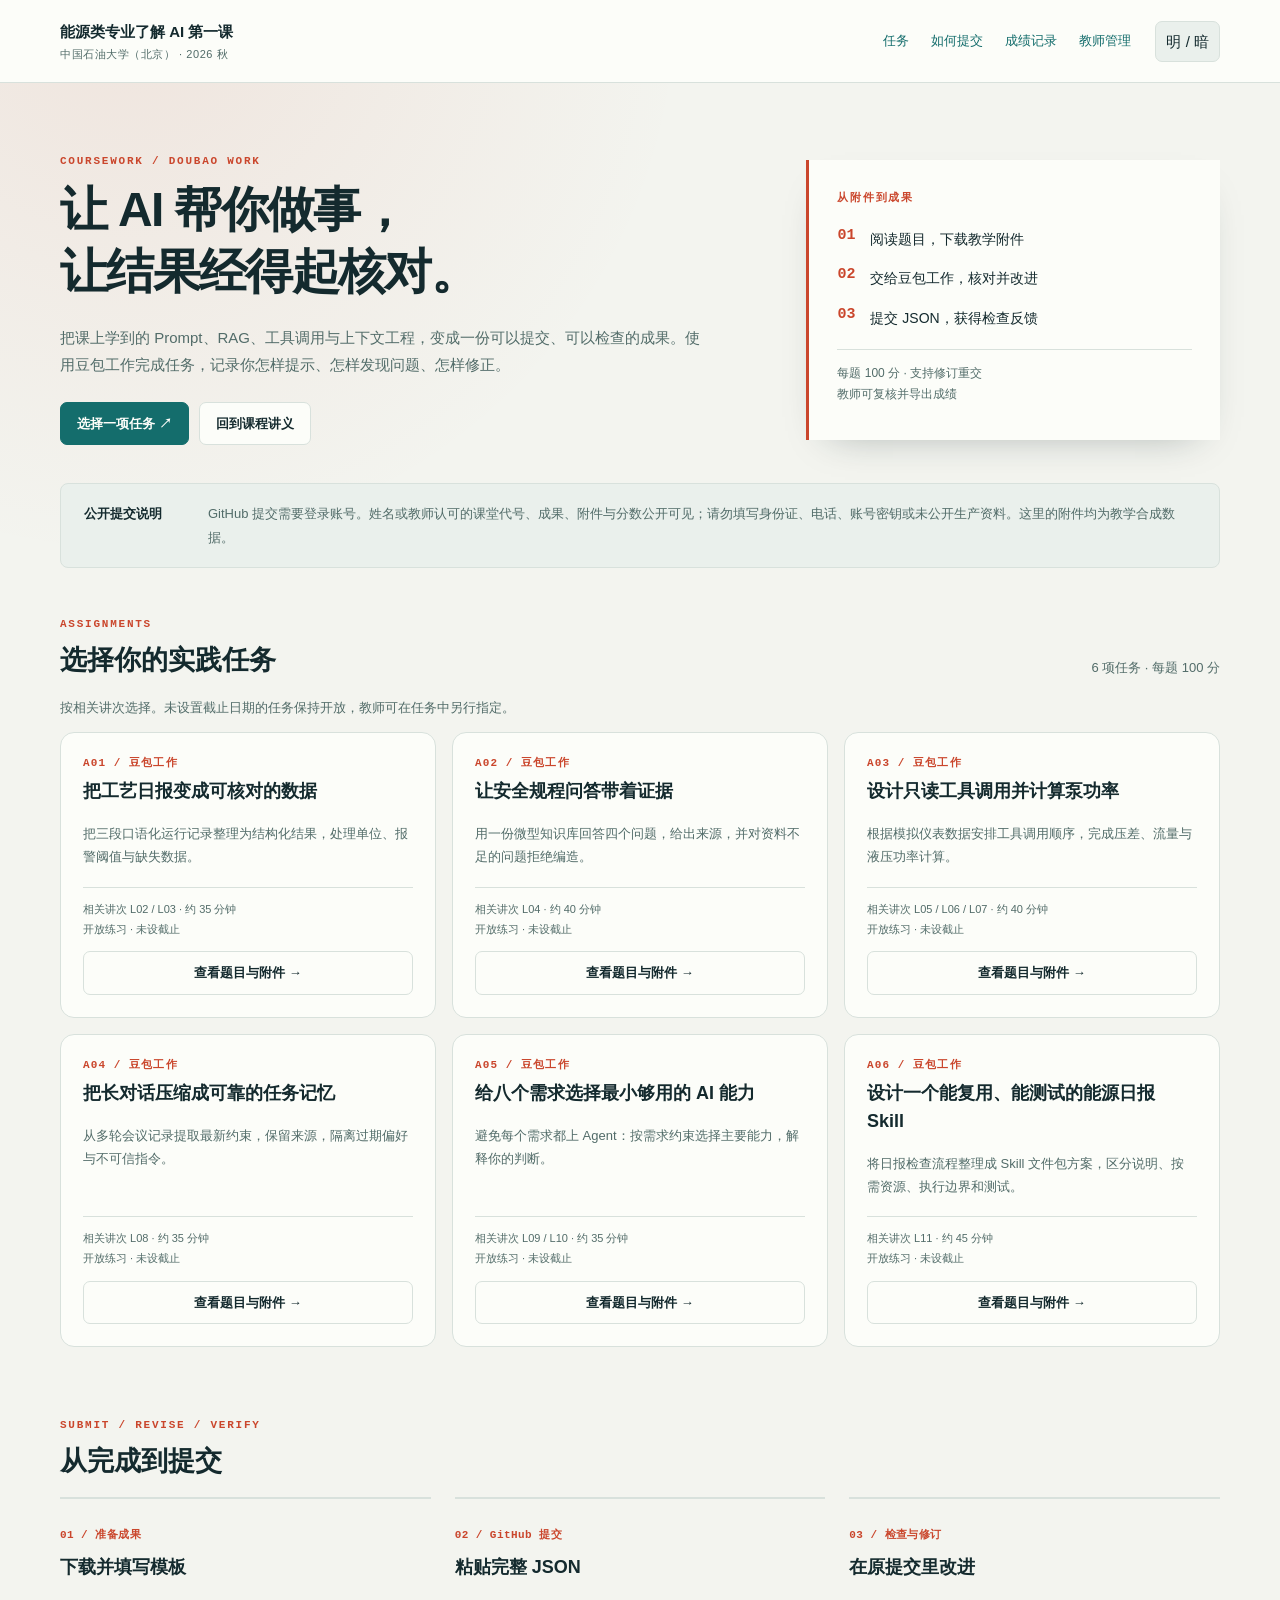
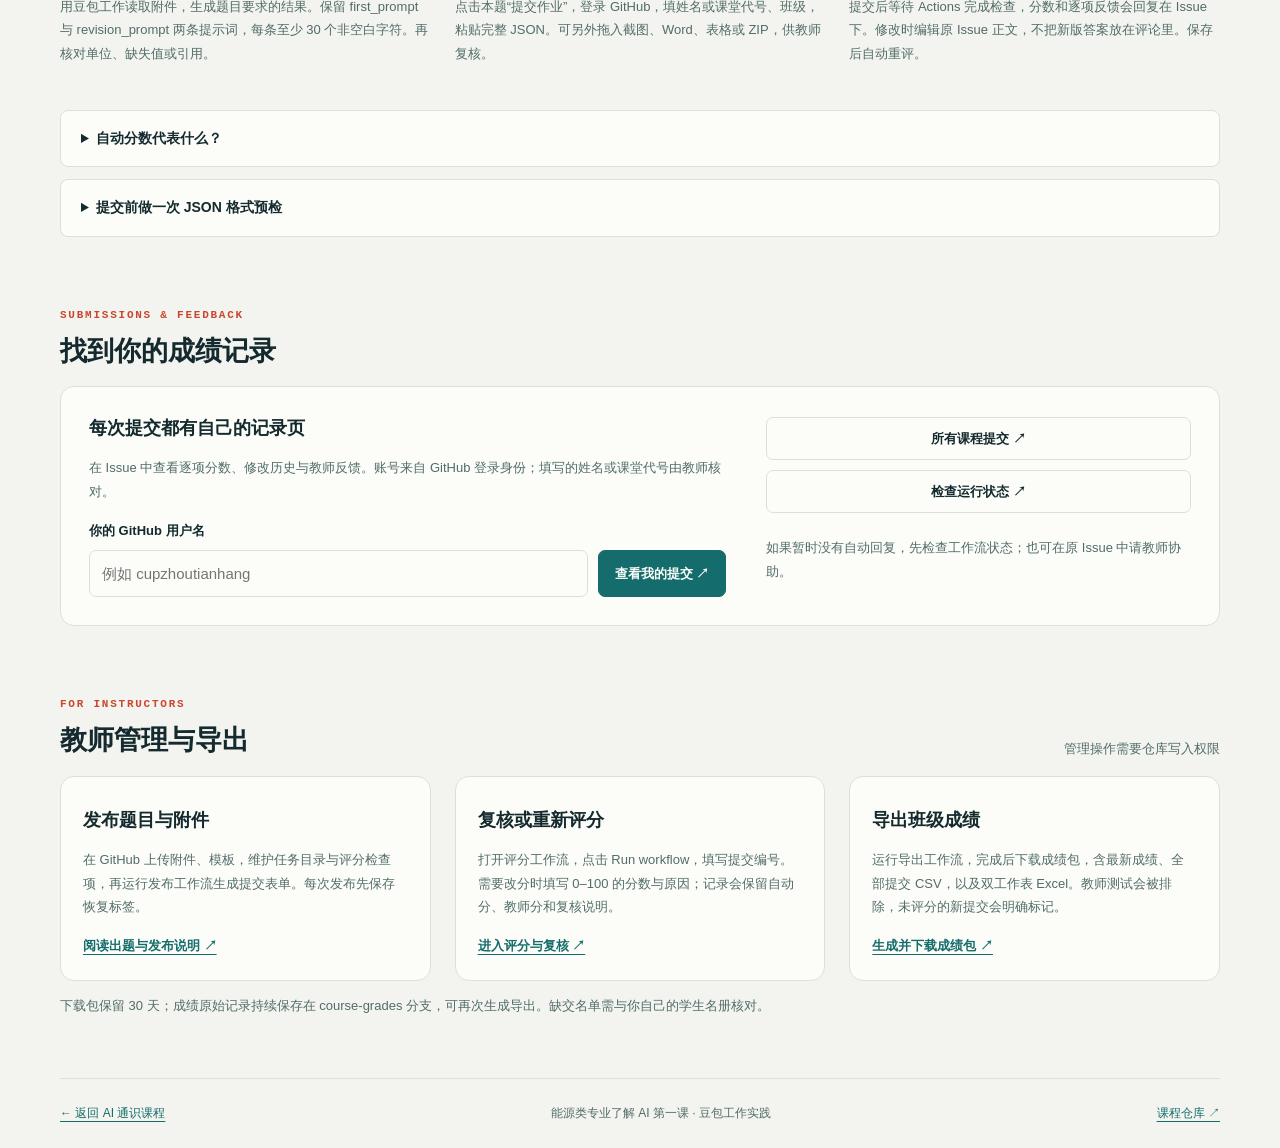
<file: assignments/index.html>
<!doctype html>
<html lang="zh-CN">
<head>
  <meta charset="utf-8">
  <meta name="viewport" content="width=device-width, initial-scale=1">
  <meta name="description" content="能源类专业 AI 通识课程 · 豆包工作实践任务、附件、自动检查与成绩记录">
  <meta name="color-scheme" content="light dark">
  <title>豆包工作实践任务 · 能源类专业了解 AI 第一课</title>
  <script>try{document.documentElement.dataset.theme=localStorage.getItem('theme')||'light';}catch(e){}</script>
  <link rel="stylesheet" href="course.css">
  <script src="course.js" defer></script>
</head>
<body>
  <a class="skip" href="#main">跳到任务内容</a>
  <header class="bar"><div class="wrap bar-inner"><a class="brand" href="../">能源类专业了解 AI 第一课<span>中国石油大学（北京） · 2026 秋</span></a><nav aria-label="任务导航"><a href="#tasks">任务</a><a href="#submission">如何提交</a><a href="#records">成绩记录</a><a href="#teacher">教师管理</a></nav><button id="theme" class="quiet" type="button" aria-label="切换明暗主题">明 / 暗</button></div></header>
  <main id="main" class="wrap">
    <section class="hero"><div><p class="eyebrow">COURSEWORK / DOUBAO WORK</p><h1>让 AI 帮你做事，<br>让结果经得起核对。</h1><p class="lead">把课上学到的 Prompt、RAG、工具调用与上下文工程，变成一份可以提交、可以检查的成果。使用豆包工作完成任务，记录你怎样提示、怎样发现问题、怎样修正。</p><div class="actions"><a class="button primary" href="#tasks">选择一项任务 ↗</a><a class="button" href="../#lectures">回到课程讲义</a></div></div><aside class="hero-note"><span class="eyebrow">从附件到成果</span><ol><li><b>01</b><span>阅读题目，下载教学附件</span></li><li><b>02</b><span>交给豆包工作，核对并改进</span></li><li><b>03</b><span>提交 JSON，获得检查反馈</span></li></ol><p>每题 100 分 · 支持修订重交<br>教师可复核并导出成绩</p></aside></section>
    <div class="notice"><b>公开提交说明</b><p>GitHub 提交需要登录账号。姓名或教师认可的课堂代号、成果、附件与分数公开可见；请勿填写身份证、电话、账号密钥或未公开生产资料。这里的附件均为教学合成数据。</p></div>

    <section id="tasks"><div class="section-head"><div><p class="eyebrow">ASSIGNMENTS</p><h2>选择你的实践任务</h2></div><p id="task-count" aria-live="polite">正在加载任务…</p></div><p class="muted">按相关讲次选择。未设置截止日期的任务保持开放，教师可在任务中另行指定。</p><div id="task-list" class="task-grid"></div><noscript><p>请启用 JavaScript 查看交互任务，也可在 <a href="https://github.com/cupzhoutianhang/ai-literacy/tree/main/assignments">GitHub 直接阅读题面与附件</a>。</p></noscript><div id="task-detail" class="task-detail" hidden tabindex="-1"></div></section>

    <section id="submission"><div class="section-head"><div><p class="eyebrow">SUBMIT / REVISE / VERIFY</p><h2>从完成到提交</h2></div></div><div class="steps"><article><span>01 / 准备成果</span><h3>下载并填写模板</h3><p>用豆包工作读取附件，生成题目要求的结果。保留 first_prompt 与 revision_prompt 两条提示词，每条至少 30 个非空白字符。再核对单位、缺失值或引用。</p></article><article><span>02 / GitHub 提交</span><h3>粘贴完整 JSON</h3><p>点击本题“提交作业”，登录 GitHub，填姓名或课堂代号、班级，粘贴完整 JSON。可另外拖入截图、Word、表格或 ZIP，供教师复核。</p></article><article><span>03 / 检查与修订</span><h3>在原提交里改进</h3><p>提交后等待 Actions 完成检查，分数和逐项反馈会回复在 Issue 下。修改时编辑原 Issue 正文，不把新版答案放在评论里。保存后自动重评。</p></article></div>
    <details class="explanation"><summary>自动分数代表什么？</summary><p>八项成果检查各 10 分，共 80 分；两条提示词记录的完整性各 10 分，共 20 分。过程分只检查记录是否足够完整，不证明使用了豆包工作，也不评价提示词、报告或 Skill 的文字质量。自动检查规则公开，适用于形成性练习；教师可结合附件与过程证据复核。</p><p>格式错误会标记“需修正”，不直接记为零分。同一 GitHub 账号、同一任务按最后一次提交汇总；修改成果后需要重新评分。若设置了截止日期，迟交会单独标记，是否扣分由教师决定。</p></details>
    <details class="precheck"><summary>提交前做一次 JSON 格式预检</summary><div class="precheck-inner"><label for="preview-task">选择任务</label><select id="preview-task"></select><label for="preview-json">粘贴成果 JSON</label><textarea id="preview-json" rows="9" placeholder="粘贴完整 JSON 对象，包括 process 字段" spellcheck="false"></textarea><button id="preview-check" class="button" type="button">检查格式与必需字段</button><p id="preview-result" role="status" class="muted">预检在你的浏览器内完成，不上传内容，也不生成正式成绩。最终分数以 GitHub 自动反馈或教师复核为准。</p></div></details></section>

    <section id="records"><div class="section-head"><div><p class="eyebrow">SUBMISSIONS & FEEDBACK</p><h2>找到你的成绩记录</h2></div></div><div class="record-box"><div><h3>每次提交都有自己的记录页</h3><p>在 Issue 中查看逐项分数、修改历史与教师反馈。账号来自 GitHub 登录身份；填写的姓名或课堂代号由教师核对。</p><form id="record-search"><label for="github-name">你的 GitHub 用户名</label><div class="inline"><input id="github-name" autocomplete="username" placeholder="例如 cupzhoutianhang" pattern="[A-Za-z0-9-]{1,39}" required><button class="button primary" type="submit">查看我的提交 ↗</button></div></form></div><div class="record-links"><a class="button" href="https://github.com/cupzhoutianhang/ai-literacy/issues?q=is%3Aissue%20label%3Acourse-submission">所有课程提交 ↗</a><a class="button" href="https://github.com/cupzhoutianhang/ai-literacy/actions/workflows/course-grade.yml">检查运行状态 ↗</a><p class="muted">如果暂时没有自动回复，先检查工作流状态；也可在原 Issue 中请教师协助。</p></div></div></section>

    <section id="teacher"><div class="section-head"><div><p class="eyebrow">FOR INSTRUCTORS</p><h2>教师管理与导出</h2></div><p>管理操作需要仓库写入权限</p></div><div class="teacher-grid"><article><h3>发布题目与附件</h3><p>在 GitHub 上传附件、模板，维护任务目录与评分检查项，再运行发布工作流生成提交表单。每次发布先保存恢复标签。</p><a href="https://github.com/cupzhoutianhang/ai-literacy/blob/main/docs/COURSEWORK_TEACHER.md">阅读出题与发布说明 ↗</a></article><article><h3>复核或重新评分</h3><p>打开评分工作流，点击 Run workflow，填写提交编号。需要改分时填写 0–100 的分数与原因；记录会保留自动分、教师分和复核说明。</p><a href="https://github.com/cupzhoutianhang/ai-literacy/actions/workflows/course-grade.yml">进入评分与复核 ↗</a></article><article><h3>导出班级成绩</h3><p>运行导出工作流，完成后下载成绩包，含最新成绩、全部提交 CSV，以及双工作表 Excel。教师测试会被排除，未评分的新提交会明确标记。</p><a href="https://github.com/cupzhoutianhang/ai-literacy/actions/workflows/course-export.yml">生成并下载成绩包 ↗</a></article></div><p class="muted">下载包保留 30 天；成绩原始记录持续保存在 course-grades 分支，可再次生成导出。缺交名单需与你自己的学生名册核对。</p></section>
  </main>
  <footer class="wrap"><a href="../">← 返回 AI 通识课程</a><span>能源类专业了解 AI 第一课 · 豆包工作实践</span><a href="https://github.com/cupzhoutianhang/ai-literacy">课程仓库 ↗</a></footer>
</body>
</html>
</file>
<file: assignments/course.css>
@charset "UTF-8";
:root{--bg:#f3f4ef;--paper:#fcfdf9;--soft:#eaf0ec;--ink:#142a2e;--muted:#526c69;--line:#d8e1dc;--accent:#ca462c;--link:#146d6c;--mono:"Consolas","Courier New",monospace;--sans:"Microsoft YaHei","PingFang SC",sans-serif;--radius:14px;color-scheme:light}
:root[data-theme=dark]{--bg:#111b1b;--paper:#172525;--soft:#203333;--ink:#ecf5f0;--muted:#a9c1b7;--line:#365450;--accent:#ff9075;--link:#8ed4c6;color-scheme:dark}
*{box-sizing:border-box}html{scroll-behavior:smooth;scroll-padding-top:105px}body{margin:0;background:var(--bg);color:var(--ink);font:15px/1.8 var(--sans);background-image:radial-gradient(circle at 10% 0,color-mix(in srgb,var(--accent) 9%,transparent),transparent 35rem)}a{color:var(--link);text-underline-offset:4px}button,input,select,textarea{font:inherit}button,a,input,select,textarea,summary{touch-action:manipulation}button{cursor:pointer}a:focus-visible,button:focus-visible,input:focus-visible,select:focus-visible,textarea:focus-visible,summary:focus-visible{outline:3px solid var(--accent);outline-offset:3px}.wrap{max-width:1160px;width:calc(100% - 64px);margin-inline:auto}.bar{position:sticky;top:0;z-index:5;background:var(--paper);border-bottom:1px solid var(--line)}.bar-inner{display:flex;align-items:center;gap:24px;min-height:82px}.brand{color:var(--ink);font-weight:700;text-decoration:none}.brand span{display:block;font-size:11px;font-weight:400;color:var(--muted);letter-spacing:.05em}.bar nav{margin-left:auto;display:flex;gap:22px;font-size:13px}.bar nav a{text-decoration:none}.quiet{border:1px solid var(--line);border-radius:7px;background:var(--soft);color:var(--ink);padding:6px 10px;white-space:nowrap}.hero{display:grid;grid-template-columns:1.65fr 1fr;gap:64px;align-items:center;padding:72px 0 38px}.eyebrow{font:700 11px var(--mono);letter-spacing:.16em;color:var(--accent);margin:0 0 12px}h1{font-size:clamp(30px,4vw,48px);line-height:1.3;letter-spacing:-.035em;margin:0 0 20px}h2{font-size:27px;line-height:1.4;margin:0}h3{font-size:18px;line-height:1.55;margin:8px 0}.lead{color:var(--muted);max-width:43em;margin:0 0 24px}.actions{display:flex;gap:10px;flex-wrap:wrap}.button{display:inline-flex;align-items:center;justify-content:center;gap:8px;padding:9px 16px;background:var(--paper);border:1px solid var(--line);border-radius:7px;color:var(--ink);text-decoration:none;font-size:13px;font-weight:700}.button:hover{border-color:var(--link);background:var(--soft)}.button.primary{background:var(--link);border-color:var(--link);color:var(--paper)}.hero-note{border-left:3px solid var(--accent);padding:22px 28px;background:var(--paper);box-shadow:0 16px 40px -25px #142a2e66}.hero-note ol{list-style:none;padding:0;margin:18px 0}.hero-note li{display:flex;gap:15px;margin:14px 0;font-size:14px}.hero-note li b{font:700 15px var(--mono);color:var(--accent)}.hero-note p{color:var(--muted);font-size:12px;border-top:1px solid var(--line);padding-top:13px}.notice{display:grid;grid-template-columns:8em 1fr;gap:20px;padding:18px 23px;border:1px solid var(--line);border-radius:8px;background:var(--soft);font-size:13px}.notice p{margin:0;color:var(--muted)}section{margin-bottom:22px;padding-top:50px}.hero{margin:0}.section-head{display:flex;align-items:flex-end;justify-content:space-between;gap:20px;margin-bottom:16px}.section-head p:not(.eyebrow){margin:0;color:var(--muted);font-size:13px}.muted{color:var(--muted);font-size:13px}.task-grid{display:grid;grid-template-columns:repeat(3,1fr);gap:16px}.task-card{display:flex;flex-direction:column;background:var(--paper);border:1px solid var(--line);border-radius:var(--radius);padding:22px;min-width:0}.task-card .task-id{font:700 11px var(--mono);color:var(--accent);letter-spacing:.1em}.task-card p{font-size:13px;color:var(--muted);margin:8px 0 18px}.task-card .meta{font-size:11px;color:var(--muted);margin-top:auto;padding-top:12px;border-top:1px solid var(--line)}.task-card .button{margin-top:12px}.task-card.selected{border-color:var(--link);box-shadow:inset 0 3px var(--link)}.task-detail{background:var(--paper);border:1px solid var(--line);border-radius:var(--radius);padding:32px;margin-top:24px;scroll-margin-top:105px}.task-detail .detail-grid{display:grid;grid-template-columns:1.5fr 1fr;gap:40px}.task-detail h3{margin-top:24px}.task-detail ol,.task-detail ul{padding-left:1.4em;font-size:14px}.task-detail li{margin:7px 0}.task-detail .files{list-style:none;padding:0}.files a{overflow-wrap:anywhere}.rubric{background:var(--soft);padding:18px 22px;border-radius:9px}.rubric h3{margin-top:0}.rubric li{font-size:13px}.detail-header{display:flex;align-items:start;justify-content:space-between;gap:15px}.detail-header .quiet{flex:none}.steps,.teacher-grid{display:grid;grid-template-columns:repeat(3,1fr);gap:24px}.steps article{border-top:2px solid var(--line);padding:20px 0}.steps article>span{font:700 11px var(--mono);color:var(--accent);letter-spacing:.04em}.steps p,.teacher-grid p,.record-box p{font-size:13px;color:var(--muted)}.explanation,.precheck{border:1px solid var(--line);border-radius:8px;background:var(--paper);margin:12px 0}.explanation summary,.precheck summary{padding:15px 20px;cursor:pointer;font-size:14px;font-weight:700}.explanation p{margin:0;padding:0 20px 18px;color:var(--muted);font-size:13px}.precheck-inner{display:grid;gap:12px;padding:4px 20px 20px}.precheck-inner .button{justify-self:start}.precheck-inner select{max-width:420px}input,select,textarea{background:var(--paper);color:var(--ink);border:1px solid var(--line);border-radius:7px;padding:9px 12px;min-width:0}textarea{width:100%;font:13px/1.6 var(--mono);resize:vertical}.record-box{display:grid;grid-template-columns:1.5fr 1fr;gap:40px;padding:28px;background:var(--paper);border:1px solid var(--line);border-radius:var(--radius)}.record-box h3{margin-top:0}.record-box label{display:block;font-size:13px;font-weight:700;margin:16px 0 8px}.inline{display:flex;gap:10px}.inline input{flex:1;width:100%}.record-links{display:flex;flex-direction:column;gap:10px;justify-content:center}.teacher-grid article{background:var(--paper);border:1px solid var(--line);padding:22px;border-radius:var(--radius)}.teacher-grid a{font-size:13px;font-weight:700}.skip{position:absolute;top:-100px;left:12px;background:var(--paper);padding:12px;z-index:10}.skip:focus{top:12px}footer{display:flex;flex-wrap:wrap;justify-content:space-between;gap:15px;border-top:1px solid var(--line);margin-top:60px!important;padding:24px 0;font-size:12px;color:var(--muted)}.error{color:var(--accent)}[hidden]{display:none!important}
@media(max-width:950px){.bar nav{gap:12px}.hero{gap:30px}.task-grid{grid-template-columns:repeat(2,1fr)}.steps,.teacher-grid{gap:14px}.task-detail .detail-grid{gap:24px}.inline{flex-wrap:wrap}}
@media(max-width:700px){.wrap{width:calc(100% - 32px)}.bar-inner{min-height:70px;gap:12px}.bar nav{display:none}.quiet{margin-left:auto}.hero{grid-template-columns:1fr;padding-top:40px;gap:24px}.hero-note{padding:18px 22px}.notice{grid-template-columns:1fr;gap:5px}.task-grid,.steps,.teacher-grid,.task-detail .detail-grid,.record-box{grid-template-columns:1fr}.task-detail,.record-box{padding:22px}.section-head{align-items:start}.section-head h2{font-size:24px}.record-box{gap:15px}.task-card{padding:20px}.inline .button{width:100%}section{padding-top:35px}.detail-header h2{font-size:21px}h1{font-size:32px}}
@media(prefers-reduced-motion:reduce){html{scroll-behavior:auto}}
</file>
